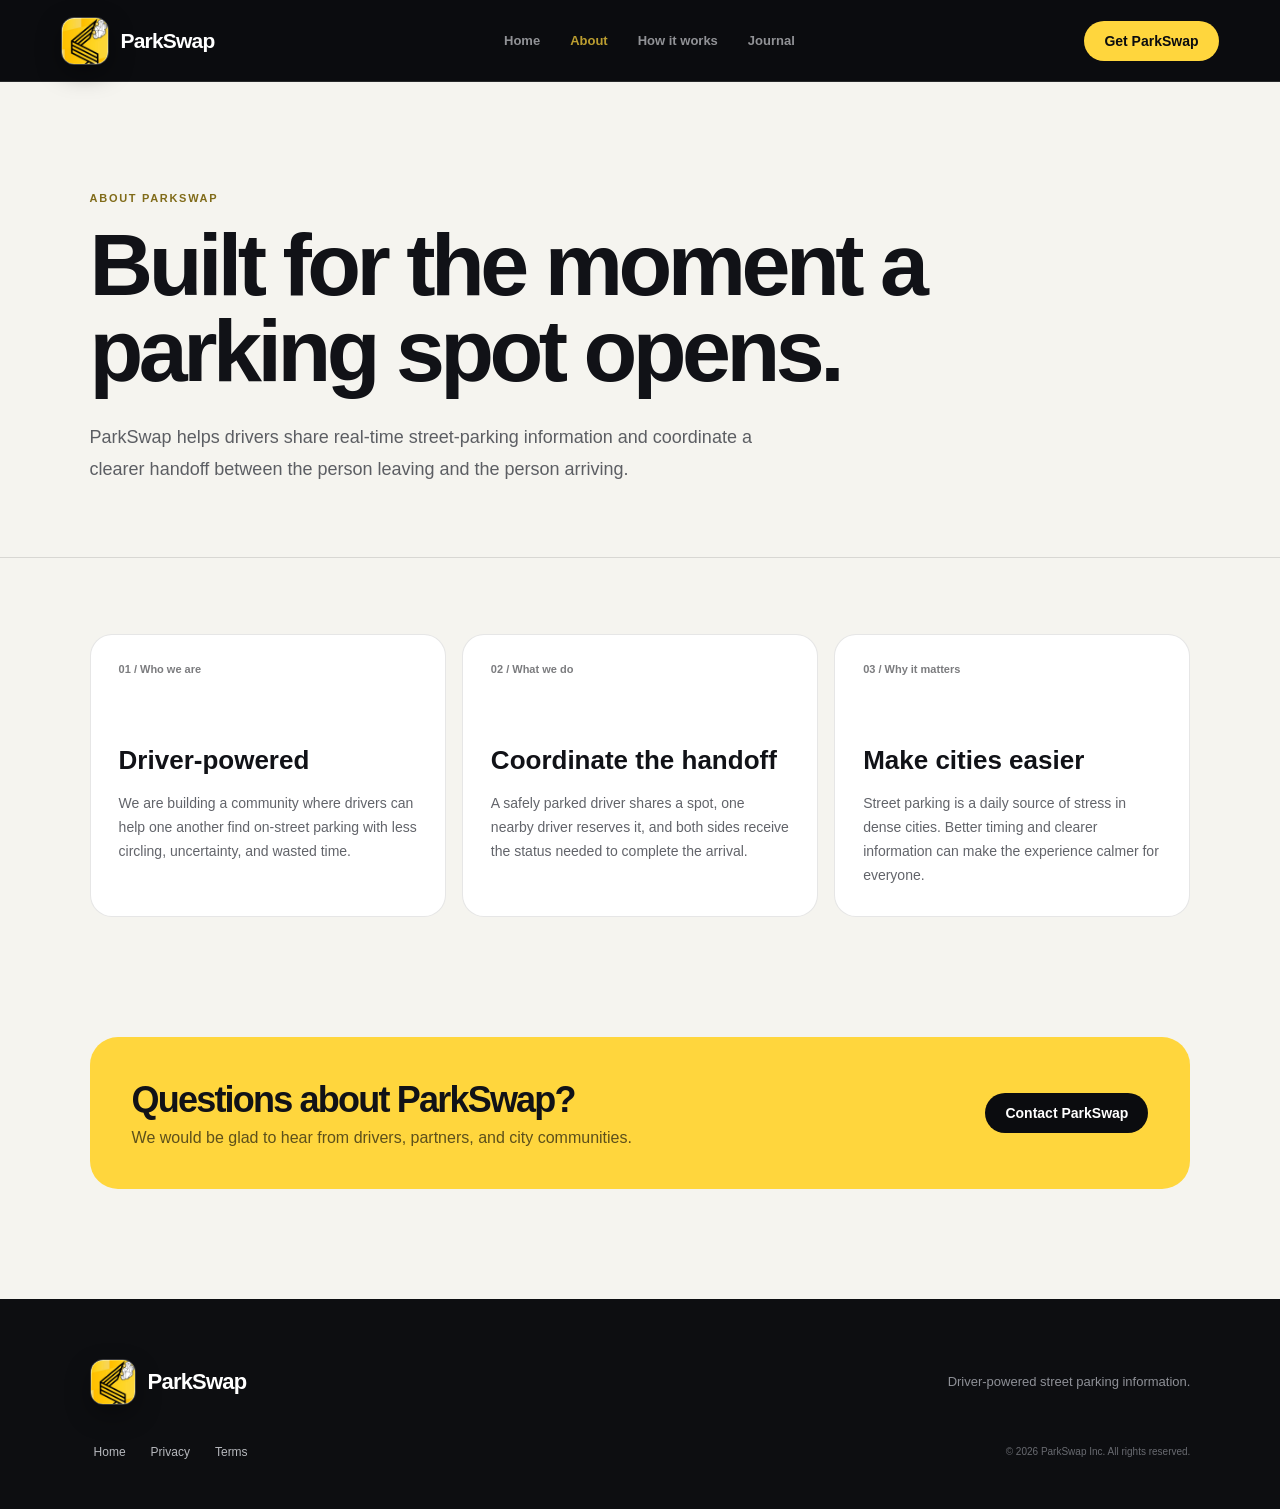
<file: aboutUs/index.html>
<!doctype html>
<html lang="en">
<head>
  <meta charset="utf-8">
  <meta name="viewport" content="width=device-width, initial-scale=1">
  <meta name="description" content="Learn why ParkSwap is building a calmer, community-powered way to find and share street parking information.">
  <link rel="canonical" href="https://parkswap.com/aboutUs">
  <meta property="og:type" content="website">
  <meta property="og:title" content="About ParkSwap">
  <meta property="og:description" content="A driver-powered parking community built around clearer, faster street-spot handoffs.">
  <meta property="og:url" content="https://parkswap.com/aboutUs">
  <link rel="icon" type="image/png" href="../parkswap-app-icon.png">
  <link rel="apple-touch-icon" href="../parkswap-app-icon.png">
  <title>ParkSwap | About Us</title>
  <link rel="preconnect" href="https://fonts.googleapis.com">
  <link rel="preconnect" href="https://fonts.gstatic.com" crossorigin>
  <link href="https://fonts.googleapis.com/css2?family=Manrope:wght@400;500;600;700;800&display=swap" rel="stylesheet">
  <link rel="stylesheet" href="../styles.css">
  <link rel="stylesheet" href="../pages.css">
</head>
<body class="content-page">
  <header class="site-header">
    <a class="brand" href="../" aria-label="ParkSwap home"><img class="brand-app-icon" src="../parkswap-app-icon.png" alt=""><span>ParkSwap</span></a>
    <nav aria-label="Primary navigation"><a href="../" >Home</a><a href="./" aria-current="page">About</a><a href="../#how">How it works</a><a href="../blog-detail/?blog=1">Journal</a></nav>
    <a class="button button-small button-dark" href="https://apps.apple.com/us/app/parkswap-swap-your-spot/id1494510599">Get ParkSwap</a>
  </header>
  <main>
    <section class="page-hero"><div class="content-shell"><span class="kicker">About ParkSwap</span><h1>Built for the moment a parking spot opens.</h1><p>ParkSwap helps drivers share real-time street-parking information and coordinate a clearer handoff between the person leaving and the person arriving.</p></div></section>
    <section class="content-shell page-content" style="display:block">
      <div class="about-grid">
        <article class="about-card"><span class="step-number">01 / Who we are</span><h2>Driver-powered</h2><p>We are building a community where drivers can help one another find on-street parking with less circling, uncertainty, and wasted time.</p></article>
        <article class="about-card"><span class="step-number">02 / What we do</span><h2>Coordinate the handoff</h2><p>A safely parked driver shares a spot, one nearby driver reserves it, and both sides receive the status needed to complete the arrival.</p></article>
        <article class="about-card"><span class="step-number">03 / Why it matters</span><h2>Make cities easier</h2><p>Street parking is a daily source of stress in dense cities. Better timing and clearer information can make the experience calmer for everyone.</p></article>
      </div>
    </section>
    <section class="contact-band content-shell"><div><h2>Questions about ParkSwap?</h2><p>We would be glad to hear from drivers, partners, and city communities.</p></div><a class="button button-dark button-small" href="mailto:contact@parkswap.com">Contact ParkSwap</a></section>
  </main>
  <footer><a class="brand brand-footer" href="../" aria-label="ParkSwap home"><img class="brand-app-icon" src="../parkswap-app-icon.png" alt=""><span>ParkSwap</span></a><p>Driver-powered street parking information.</p><div><a href="../">Home</a><a href="../privacy/">Privacy</a><a href="../terms/">Terms</a></div><small>© 2026 ParkSwap Inc. All rights reserved.</small></footer>
</body>
</html>
</file>
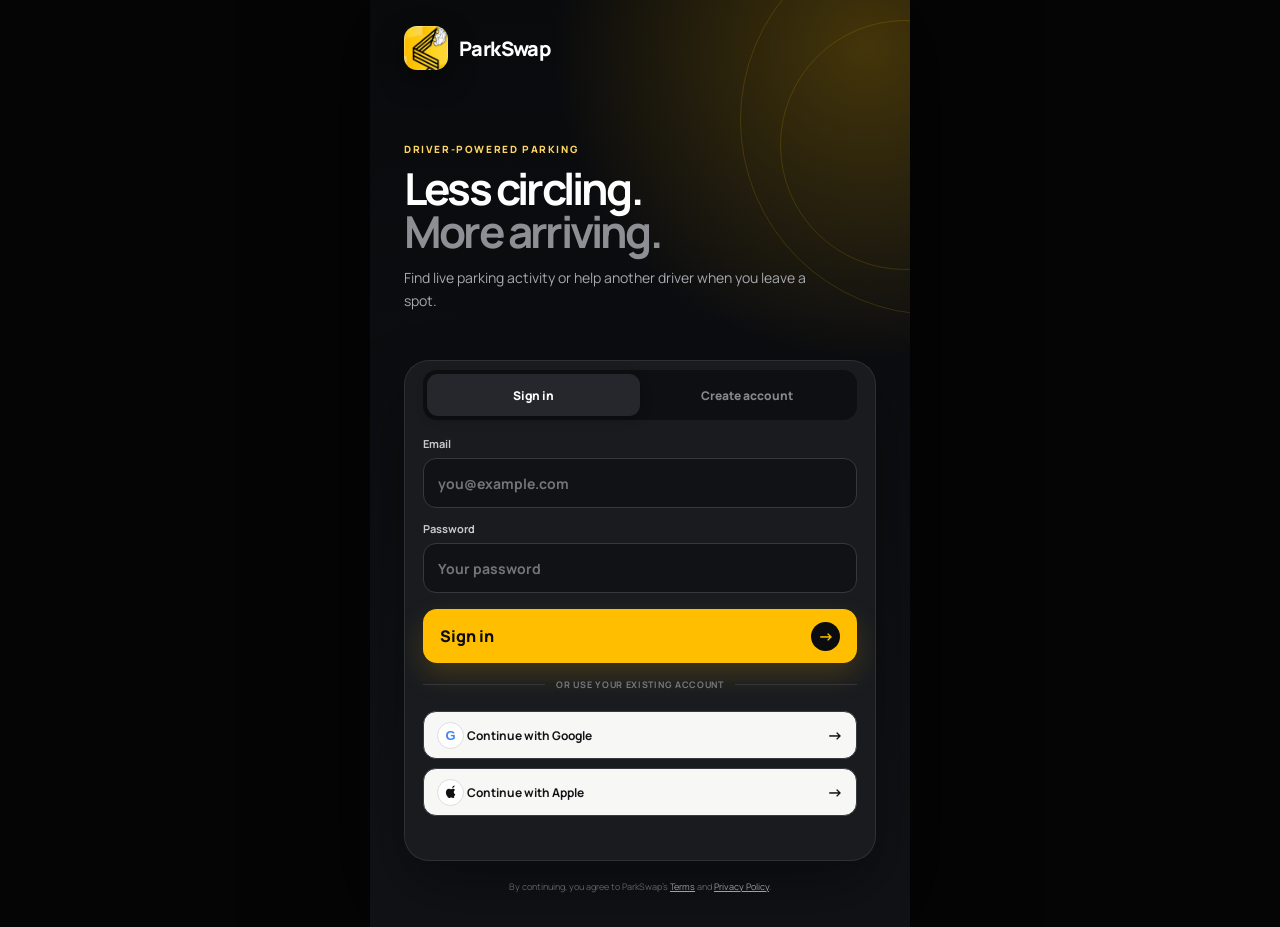
<file: app/index.html>
<!doctype html>
<html lang="en">
<head>
  <script>
    // Keep authentication and live parking requests on the application origin.
    // The marketing site remains on parkswap.com, while the signed-in product
    // and its API share app.parkswap.com to avoid cross-origin auth failures.
    if (window.location.hostname === "parkswap.com" || window.location.hostname === "www.parkswap.com") {
      window.location.replace(`https://app.parkswap.com/app/${window.location.search}${window.location.hash}`);
    }
  </script>
  <meta charset="utf-8">
  <meta name="viewport" content="width=device-width,initial-scale=1,viewport-fit=cover,user-scalable=no">
  <meta name="theme-color" content="#090a0c">
  <meta name="description" content="Find and share live street-parking activity with ParkSwap.">
  <meta name="apple-mobile-web-app-capable" content="yes">
  <meta name="apple-mobile-web-app-status-bar-style" content="black-translucent">
  <meta name="apple-mobile-web-app-title" content="ParkSwap">
  <link rel="manifest" href="manifest.webmanifest">
  <link rel="apple-touch-icon" href="../parkswap-app-icon.png">
  <link rel="icon" href="../parkswap-app-icon.png">
  <link rel="preconnect" href="https://fonts.googleapis.com">
  <link rel="preconnect" href="https://fonts.gstatic.com" crossorigin>
  <link href="https://fonts.googleapis.com/css2?family=Manrope:wght@400;500;600;700;800&display=swap" rel="stylesheet">
  <link rel="stylesheet" href="vendor/leaflet/leaflet.css?v=1.9.4">
  <link rel="stylesheet" href="app.css?v=20260728-auth-origin-1">
  <title>ParkSwap</title>
</head>
<body>
  <div id="app" class="app-shell">
    <section id="authView" class="auth-view">
      <div class="auth-orbit orbit-one"></div><div class="auth-orbit orbit-two"></div>
      <div class="auth-brand"><img src="../parkswap-app-icon.png" alt="ParkSwap"><span>ParkSwap</span></div>
      <div class="auth-copy">
        <p class="eyebrow">Driver-powered parking</p>
        <h1>Less circling.<br><em>More arriving.</em></h1>
        <p>Find live parking activity or help another driver when you leave a spot.</p>
      </div>
      <div class="auth-card">
        <div class="segmented" role="tablist" aria-label="Account action">
          <button class="segment active" data-auth-tab="login" role="tab" aria-selected="true">Sign in</button>
          <button class="segment" data-auth-tab="signup" role="tab" aria-selected="false">Create account</button>
        </div>
        <form id="loginForm" class="auth-form">
          <label>Email<input name="email" type="email" autocomplete="email" required placeholder="you@example.com"></label>
          <label>Password<input name="password" type="password" autocomplete="current-password" required placeholder="Your password"></label>
          <button class="primary-button" type="submit"><span>Sign in</span><b>→</b></button>
        </form>
        <form id="signupForm" class="auth-form hidden">
          <fieldset class="role-choice">
            <legend>How will you use ParkSwap?</legend>
            <div>
              <label><input type="radio" name="account_role" value="driver" checked><span><b>Join as a Driver</b><small>Find parking and share your spot.</small></span></label>
              <label><input type="radio" name="account_role" value="spotter"><span><b>Join as a Spotter</b><small>Report open spots. No vehicle required.</small></span></label>
            </div>
          </fieldset>
          <label>Email<input name="email" type="email" autocomplete="email" required placeholder="you@example.com"></label>
          <label>Password<input name="password" type="password" autocomplete="new-password" minlength="6" required placeholder="At least 6 characters"></label>
          <label>Confirm password<input name="confirm_password" type="password" autocomplete="new-password" minlength="6" required placeholder="Repeat password"></label>
          <button class="primary-button" type="submit"><span>Create free account</span><b>→</b></button>
          <small>Core parking features are free. No card required.</small>
        </form>
        <div id="socialAccess" class="social-access">
          <div class="auth-divider"><span>or use your existing account</span></div>
          <div id="googleIdentityButton" class="provider-button-slot hidden" aria-label="Continue with Google"></div>
          <button id="googleRecoveryButton" class="social-auth-button" type="button" data-social-recovery="Google">
            <span class="provider-mark google-mark" aria-hidden="true">G</span><strong>Continue with Google</strong><b>→</b>
          </button>
          <button id="appleIdentityButton" class="social-auth-button" type="button" data-social-provider="apple" data-social-recovery="Apple">
            <span class="provider-mark apple-provider-mark" aria-hidden="true"><svg viewBox="0 0 24 24" focusable="false"><path d="M17.05 20.28c-.98.95-2.05.8-3.08.35-1.09-.46-2.09-.48-3.24 0-1.44.62-2.2.44-3.06-.35C2.79 15.25 3.51 7.59 9.05 7.31c1.21.07 2.05.67 2.76.72 1.06-.21 2.08-.82 3.21-.74 1.35.11 2.36.64 3.03 1.61-2.78 1.67-2.12 5.33.43 6.36-.51 1.35-1.17 2.7-2.13 3.7zM13.95 6.17c-.15-2 1.49-3.65 3.36-3.81.26 2.32-2.1 4.05-3.36 3.81z"/></svg></span><strong>Continue with Apple</strong><b>→</b>
          </button>
        </div>
        <form id="socialRecoveryForm" class="auth-form social-recovery hidden">
          <div class="recovery-heading"><span id="recoveryProviderMark" class="provider-mark">G</span><div><strong id="recoveryTitle">Google account access</strong><small>Secure fallback for an existing ParkSwap account.</small></div></div>
          <label>Account email<input id="socialRecoveryEmail" name="email" type="email" autocomplete="email" required placeholder="you@example.com"></label>
          <button class="primary-button" type="submit"><span>Email my secure web password</span><b>→</b></button>
          <button id="cancelSocialRecovery" class="text-button" type="button">Back to sign in</button>
          <small>Your existing profile, parking history, and account stay together.</small>
        </form>
        <p id="authMessage" class="form-message" role="status"></p>
      </div>
      <p class="legal-copy">By continuing, you agree to ParkSwap's <a href="../terms/">Terms</a> and <a href="../privacy/">Privacy Policy</a>.</p>
    </section>

    <section id="mainView" class="main-view hidden">
      <header class="app-header">
        <a class="app-brand" href="./"><img src="../parkswap-app-icon.png" alt=""><span>ParkSwap</span></a>
        <div class="header-actions">
          <button id="installButton" class="icon-button install-button hidden" aria-label="Install ParkSwap">↓</button>
          <button id="alertsButton" class="icon-button alerts-button" aria-label="View parking alerts"><svg viewBox="0 0 24 24" aria-hidden="true"><path d="M18 8a6 6 0 0 0-12 0c0 7-3 7-3 9h18c0-2-3-2-3-9M10 20h4"/></svg><span id="alertBadge" class="alert-badge hidden">0</span></button>
        </div>
      </header>

      <main>
        <section id="mapPanel" class="panel active-panel">
          <div class="map-wrap">
            <div id="map" aria-label="Nearby parking activity map"></div>
            <div class="map-shade"></div>
            <form id="destinationForm" class="destination-search" role="search">
              <span class="destination-search-label">Where do you want to park?</span>
              <label class="sr-only" for="destinationInput">Search any U.S. address or parking destination</label>
              <input id="destinationInput" type="search" role="combobox" aria-autocomplete="list" aria-controls="destinationResults" aria-expanded="false" autocomplete="street-address" placeholder="Address, city, ZIP, or landmark" maxlength="160">
              <button id="destinationButton" type="submit" aria-label="Search destination">→</button>
              <div id="destinationResults" class="destination-results hidden" role="listbox" aria-label="Address matches"></div>
            </form>
            <div class="map-legend" aria-label="Map legend"><span><i class="legend-live"></i>Live opportunity</span><span><i class="legend-zone"></i>Community activity · hot zone</span></div>
            <button id="recenterButton" class="recenter-button" aria-label="Center map on my location">⌖</button>
            <div class="map-status"><i></i><span id="locationStatus">Finding your location…</span></div>
          </div>

          <div class="action-sheet">
            <div class="sheet-handle"></div>
            <div class="action-heading">
              <div><p class="eyebrow">What are you doing?</p><h2>Parking, made simpler.</h2></div>
              <span id="nearbyCount" class="count-pill">Search to view activity</span>
            </div>
            <div id="driverActions" class="mode-grid">
              <button id="lookButton" class="mode-card mode-look" type="button">
                <span class="mode-icon">⌖</span><span><strong>Find parking</strong><small>See drivers leaving nearby</small></span><b>→</b>
              </button>
              <button id="leaveButton" class="mode-card mode-leave" type="button">
                <span class="mode-icon">P</span><span><strong>Leave Spot Now</strong><small>Share your spot safely</small></span><b>→</b>
              </button>
              <button id="soonButton" class="mode-card mode-soon" type="button">
                <span class="mode-icon">◷</span><span><strong>Leaving Soon?</strong><small>Set a reminder, then confirm when ready</small></span><b>→</b>
              </button>
            </div>
            <div id="spotterActions" class="mode-grid hidden">
              <button id="spotterButton" class="mode-card mode-leave" type="button">
                <span class="mode-icon">P</span><span><strong>Spot Open Here</strong><small>Report a legal public parking space</small></span><b>→</b>
              </button>
            </div>
            <button id="stopButton" class="stop-button hidden">Stop sharing or searching</button>
            <div id="activeMode" class="active-mode hidden" role="status"></div>
            <p class="safety-note"><span>!</span> Use ParkSwap only while safely parked. Availability is never guaranteed.</p>
          </div>
        </section>

        <section id="activityPanel" class="panel">
          <div class="page-heading"><p class="eyebrow">Nearby now</p><h2>Parking activity</h2><p>Live driver-shared opportunities near your current location.</p></div>
          <div id="activityList" class="activity-list"><div class="empty-state"><span>⌖</span><h3>No nearby activity yet</h3><p>Start looking and ParkSwap will refresh automatically.</p></div></div>
        </section>

        <section id="accountPanel" class="panel">
          <div class="profile-hero"><img src="../parkswap-app-icon.png" alt=""><div><p class="eyebrow">Your ParkSwap</p><h2 id="profileName">Driver</h2><p id="profileEmail"></p></div></div>
          <div class="account-card">
            <div><span>Account type</span><strong id="accountRole">Driver</strong></div>
            <div><span>Notifications</span><button id="enableNotifications">Enable</button></div>
            <div><span>Install on this phone</span><button id="installFromProfile">Install</button></div>
          </div>
          <div id="vehicleCard" class="account-card vehicle-card">
            <div class="card-title"><span>Vehicle</span><button id="editVehicleButton">Edit</button></div>
            <p id="vehicleSummary">Add your vehicle so another driver can recognize you during a handoff.</p>
          </div>
          <div class="account-card payout-card">
            <div class="card-title"><span>Tips &amp; payouts</span><button id="setupPayoutButton">Set up</button></div>
            <p id="payoutSummary">Secure payout setup is optional and handled by Stripe. ParkSwap never stores your full bank details.</p>
          </div>
          <a class="account-link" href="../privacy/">Privacy &amp; safety <span>→</span></a>
          <a class="account-link" href="../terms/">Terms of use <span>→</span></a>
          <button id="signOutButton" class="signout-button">Sign out</button>
        </section>
      </main>

      <nav class="bottom-nav" aria-label="App navigation">
        <button class="nav-item active" data-panel="mapPanel"><span>⌖</span><small>Map</small></button>
        <button class="nav-item" data-panel="activityPanel"><span>≋</span><small>Activity</small></button>
        <button class="nav-item" data-panel="accountPanel"><span>○</span><small>Profile</small></button>
      </nav>
    </section>
  </div>

  <div id="vehicleModal" class="modal hidden" role="dialog" aria-modal="true" aria-labelledby="vehicleTitle">
    <div class="modal-backdrop" data-close-modal></div>
    <div class="modal-card">
      <button class="modal-close" data-close-modal aria-label="Close">×</button>
      <p class="eyebrow">Vehicle details</p><h2 id="vehicleTitle">Help drivers recognize you.</h2>
      <form id="vehicleForm" class="auth-form two-column">
        <label>Make<input name="make" required placeholder="Honda"></label>
        <label>Model<input name="model" required placeholder="Civic"></label>
        <label>Color<input name="color" required placeholder="Black"></label>
        <label>Plate number<input name="plate_number" required maxlength="20" placeholder="ABC1234"></label>
        <button class="primary-button full" type="submit"><span>Save vehicle</span><b>→</b></button>
      </form>
      <p id="vehicleMessage" class="form-message" role="status"></p>
    </div>
  </div>

  <div id="spotModal" class="modal hidden" role="dialog" aria-modal="true" aria-labelledby="spotTitle">
    <div class="modal-backdrop" data-close-modal></div>
    <div class="modal-card spot-card">
      <button class="modal-close" data-close-modal aria-label="Close">×</button>
      <span class="live-label"><i></i> Available now</span>
      <h2 id="spotTitle">Driver leaving nearby</h2>
      <p id="spotAddress">Current area</p>
      <div class="spot-meta"><span><b id="spotDistance">Nearby</b><small>Distance</small></span><span><b id="spotUpdated">Live</b><small>Updated</small></span></div>
      <button id="claimButton" class="primary-button"><span>I'm heading there</span><b>→</b></button>
      <a id="directionsButton" class="directions-button" target="_blank" rel="noopener">Preview directions</a>
      <p class="safety-note"><span>!</span> This is community information, not ownership or a guaranteed space.</p>
    </div>
  </div>

  <div id="scheduleModal" class="modal hidden" role="dialog" aria-modal="true" aria-labelledby="scheduleTitle">
    <div class="modal-backdrop" data-close-modal></div>
    <div class="modal-card schedule-card">
      <button class="modal-close" data-close-modal aria-label="Close">×</button>
      <p class="eyebrow">Departure reminder</p><h2 id="scheduleTitle">When are you leaving?</h2>
      <p class="modal-intro">Set a reminder now. Your spot becomes visible to other drivers only after you confirm with Leave Spot Now.</p>
      <form id="scheduleForm" class="auth-form">
        <div class="time-options" role="radiogroup" aria-label="Expected departure time">
          <label><input type="radio" name="minutes" value="5" checked><span>5 min</span></label>
          <label><input type="radio" name="minutes" value="15"><span>15 min</span></label>
          <label><input type="radio" name="minutes" value="30"><span>30 min</span></label>
          <label><input type="radio" name="minutes" value="60"><span>60 min</span></label>
        </div>
        <button class="primary-button" type="submit"><span>Set departure reminder</span><b>→</b></button>
      </form>
      <p id="scheduleMessage" class="form-message" role="status"></p>
    </div>
  </div>

  <div id="locationModal" class="modal hidden" role="dialog" aria-modal="true" aria-labelledby="locationTitle">
    <div class="modal-backdrop"></div>
    <div class="modal-card location-card">
      <button class="modal-close" data-close-location aria-label="Close">×</button>
      <p class="eyebrow">Your location</p><h2 id="locationTitle">Choose where you are.</h2>
      <p class="modal-intro">ParkSwap uses your location while the app is open to show nearby activity and publish only the parking actions you choose.</p>
      <div class="location-actions">
        <button id="retryLocationButton" class="primary-button" type="button"><span>Enable precise location</span><b>→</b></button>
        <button id="chooseLocationButton" class="directions-button" type="button">Choose a point on the map</button>
      </div>
      <p id="locationMessage" class="location-message" role="status" aria-live="polite"></p>
      <p class="safety-note"><span>!</span> If location permission is blocked, choose your position on the map before sharing a spot.</p>
    </div>
  </div>

  <div id="spotterModal" class="modal hidden" role="dialog" aria-modal="true" aria-labelledby="spotterTitle">
    <div class="modal-backdrop" data-close-modal></div>
    <div class="modal-card">
      <button class="modal-close" data-close-modal aria-label="Close">×</button>
      <p class="eyebrow">Community report</p><h2 id="spotterTitle">Report an open spot?</h2>
      <p class="modal-intro">Only report a legal public parking space. Do not report hydrants, driveways, crosswalks, bus stops, loading zones, private spaces, or restricted areas.</p>
      <button id="confirmSpotterButton" class="primary-button" type="button"><span>Confirm Spot Open Here</span><b>→</b></button>
      <p class="safety-note"><span>!</span> Reports are unverified and never reserve or guarantee a public space.</p>
    </div>
  </div>

  <div id="toast" class="toast hidden" role="status"></div>
  <script src="vendor/leaflet/leaflet.js?v=1.9.4"></script>
  <script src="app.js?v=20260728-auth-origin-1" defer></script>
</body>
</html>
</file>
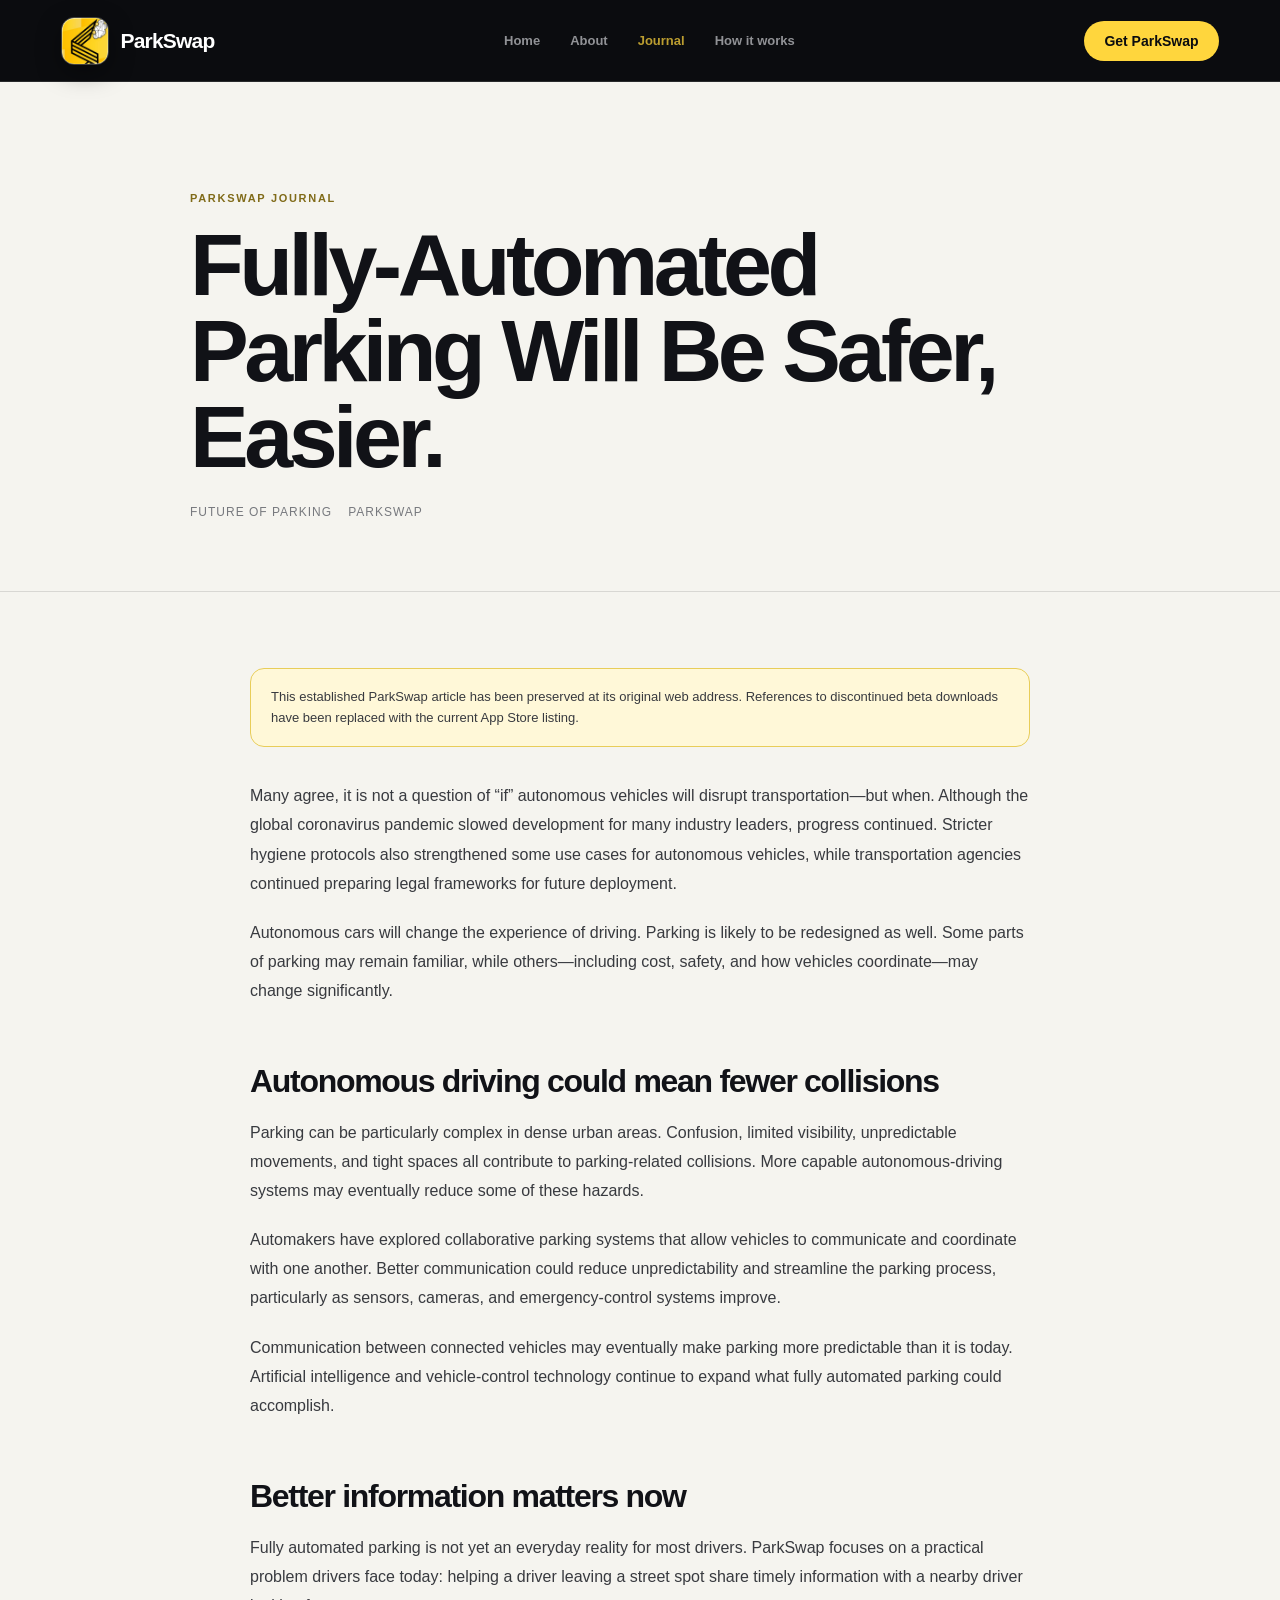
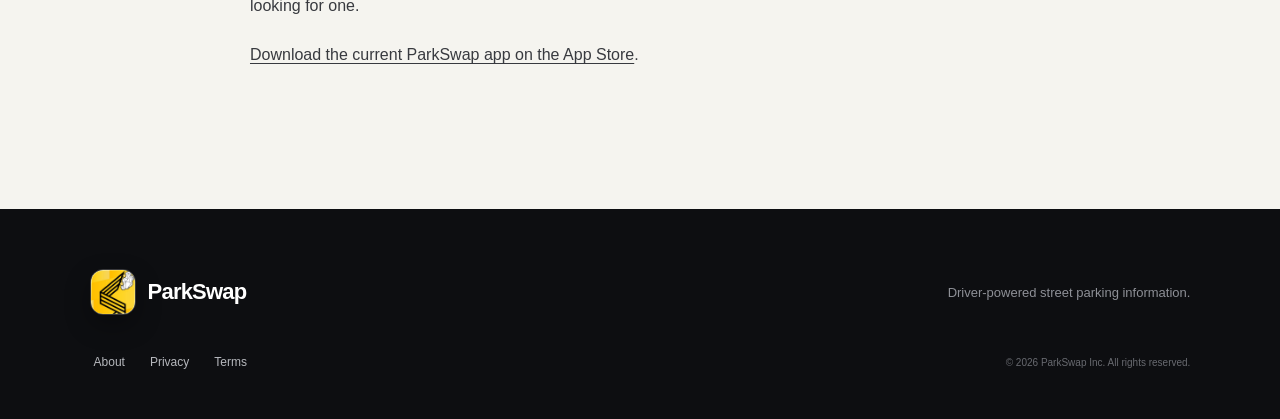
<file: blog-detail/index.html>
<!doctype html>
<html lang="en">
<head>
  <meta charset="utf-8"><meta name="viewport" content="width=device-width, initial-scale=1">
  <meta name="description" content="How autonomous vehicles may make future parking safer and easier—and why clearer parking coordination matters today.">
  <link rel="canonical" href="https://parkswap.com/blog-detail?blog=1"><meta property="og:type" content="article"><meta property="og:title" content="Fully-Automated Parking Will Be Safer, Easier"><meta property="og:description" content="A ParkSwap perspective on autonomous vehicles and the future of parking."><meta property="og:url" content="https://parkswap.com/blog-detail?blog=1">
  <link rel="icon" type="image/png" href="../parkswap-app-icon.png"><link rel="apple-touch-icon" href="../parkswap-app-icon.png"><title>ParkSwap | Fully-Automated Parking Will Be Safer, Easier</title>
  <link rel="preconnect" href="https://fonts.googleapis.com"><link rel="preconnect" href="https://fonts.gstatic.com" crossorigin><link href="https://fonts.googleapis.com/css2?family=Manrope:wght@400;500;600;700;800&display=swap" rel="stylesheet"><link rel="stylesheet" href="../styles.css"><link rel="stylesheet" href="../pages.css">
  <script type="application/ld+json">{"@context":"https://schema.org","@type":"Article","headline":"Fully-Automated Parking Will Be Safer, Easier","publisher":{"@type":"Organization","name":"ParkSwap","url":"https://parkswap.com"},"mainEntityOfPage":"https://parkswap.com/blog-detail?blog=1"}</script>
</head>
<body class="content-page">
  <header class="site-header"><a class="brand" href="../" aria-label="ParkSwap home"><img class="brand-app-icon" src="../parkswap-app-icon.png" alt=""><span>ParkSwap</span></a><nav aria-label="Primary navigation"><a href="../">Home</a><a href="../aboutUs/">About</a><a href="./?blog=1" aria-current="page">Journal</a><a href="../#how">How it works</a></nav><a class="button button-small button-dark" href="https://apps.apple.com/us/app/parkswap-swap-your-spot/id1494510599">Get ParkSwap</a></header>
  <main>
    <section class="page-hero"><div class="content-shell article-hero"><span class="kicker">ParkSwap journal</span><h1>Fully-Automated Parking Will Be Safer, Easier.</h1><div class="article-meta"><span>Future of parking</span><span>ParkSwap</span></div></div></section>
    <section class="content-shell page-content" style="display:block"><article class="prose article-prose">
      <div class="legacy-notice">This established ParkSwap article has been preserved at its original web address. References to discontinued beta downloads have been replaced with the current App Store listing.</div>
      <p>Many agree, it is not a question of “if” autonomous vehicles will disrupt transportation—but when. Although the global coronavirus pandemic slowed development for many industry leaders, progress continued. Stricter hygiene protocols also strengthened some use cases for autonomous vehicles, while transportation agencies continued preparing legal frameworks for future deployment.</p>
      <p>Autonomous cars will change the experience of driving. Parking is likely to be redesigned as well. Some parts of parking may remain familiar, while others—including cost, safety, and how vehicles coordinate—may change significantly.</p>
      <h2>Autonomous driving could mean fewer collisions</h2>
      <p>Parking can be particularly complex in dense urban areas. Confusion, limited visibility, unpredictable movements, and tight spaces all contribute to parking-related collisions. More capable autonomous-driving systems may eventually reduce some of these hazards.</p>
      <p>Automakers have explored collaborative parking systems that allow vehicles to communicate and coordinate with one another. Better communication could reduce unpredictability and streamline the parking process, particularly as sensors, cameras, and emergency-control systems improve.</p>
      <p>Communication between connected vehicles may eventually make parking more predictable than it is today. Artificial intelligence and vehicle-control technology continue to expand what fully automated parking could accomplish.</p>
      <h2>Better information matters now</h2>
      <p>Fully automated parking is not yet an everyday reality for most drivers. ParkSwap focuses on a practical problem drivers face today: helping a driver leaving a street spot share timely information with a nearby driver looking for one.</p>
      <p><a href="https://apps.apple.com/us/app/parkswap-swap-your-spot/id1494510599">Download the current ParkSwap app on the App Store</a>.</p>
    </article></section>
  </main>
  <footer><a class="brand brand-footer" href="../" aria-label="ParkSwap home"><img class="brand-app-icon" src="../parkswap-app-icon.png" alt=""><span>ParkSwap</span></a><p>Driver-powered street parking information.</p><div><a href="../aboutUs/">About</a><a href="../privacy/">Privacy</a><a href="../terms/">Terms</a></div><small>© 2026 ParkSwap Inc. All rights reserved.</small></footer>
</body>
</html>
</file>
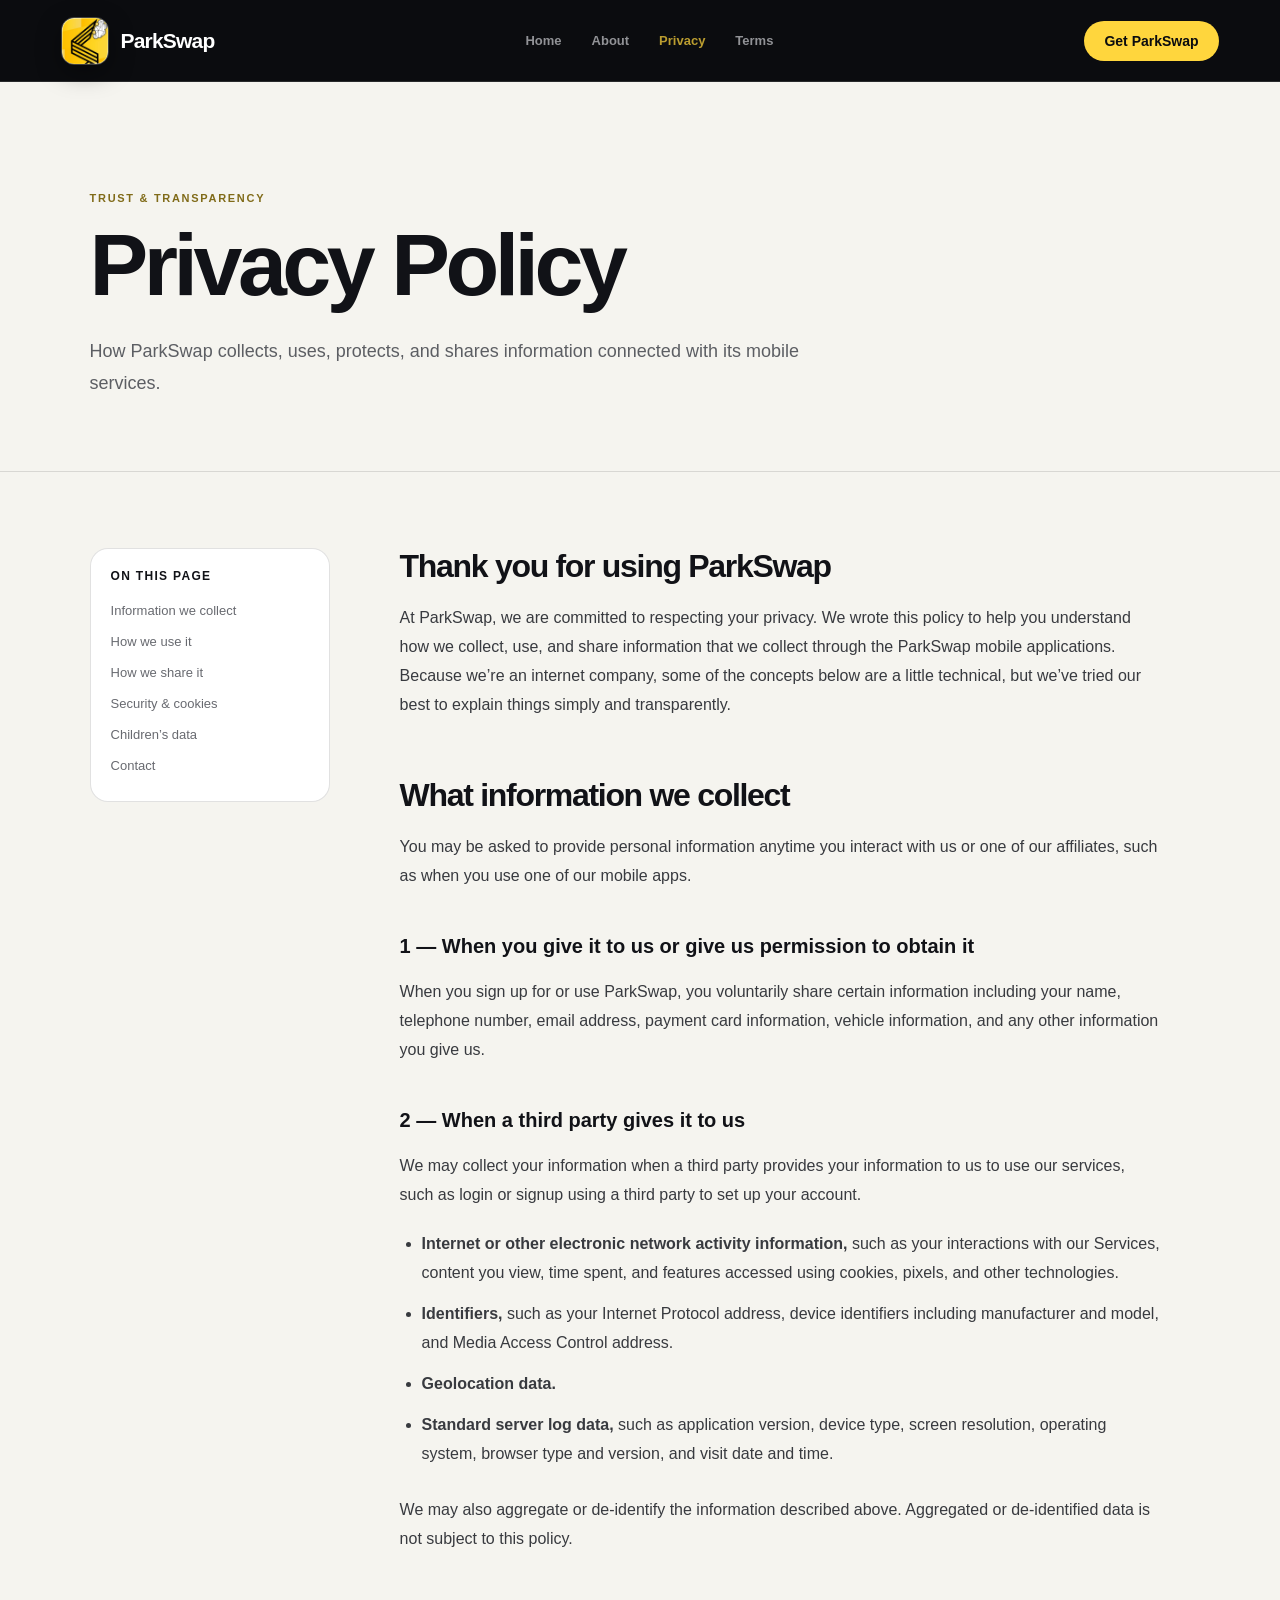
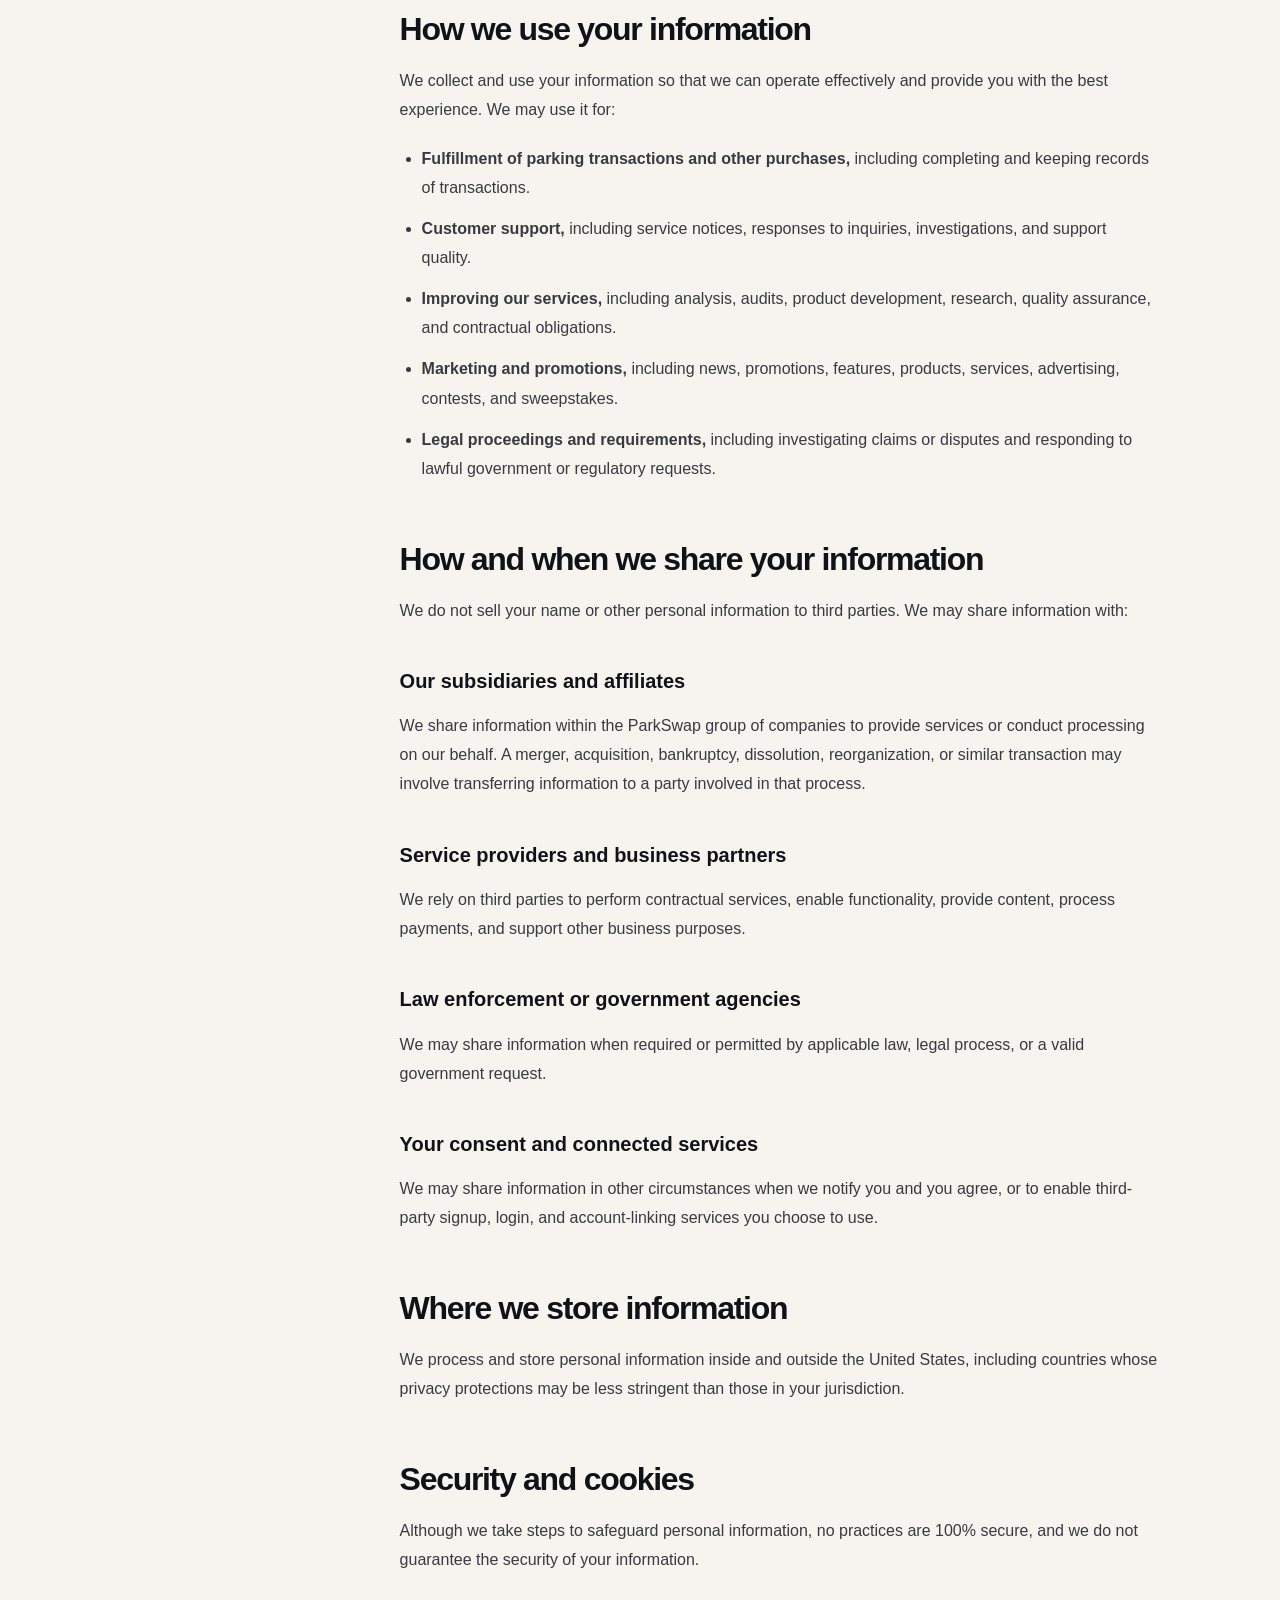
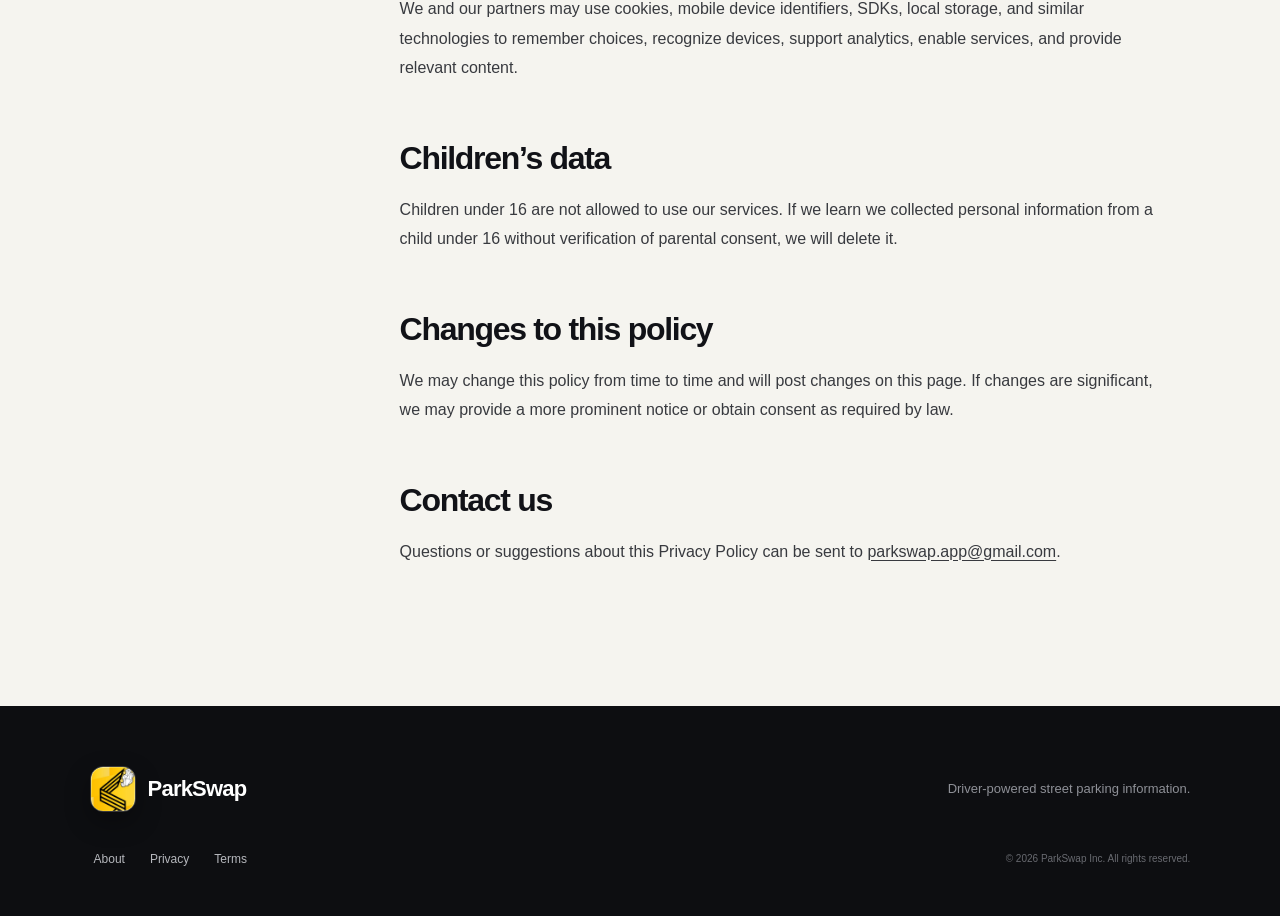
<file: privacy/index.html>
<!doctype html>
<html lang="en">
<head>
  <meta charset="utf-8">
  <meta name="viewport" content="width=device-width, initial-scale=1">
  <meta name="description" content="ParkSwap privacy policy and information about how the ParkSwap mobile application handles personal information.">
  <link rel="canonical" href="https://parkswap.com/privacy">
  <meta property="og:type" content="website"><meta property="og:title" content="ParkSwap Privacy Policy"><meta property="og:url" content="https://parkswap.com/privacy">
  <link rel="icon" type="image/png" href="../parkswap-app-icon.png"><link rel="apple-touch-icon" href="../parkswap-app-icon.png">
  <title>ParkSwap | Privacy Policy</title>
  <link rel="preconnect" href="https://fonts.googleapis.com"><link rel="preconnect" href="https://fonts.gstatic.com" crossorigin><link href="https://fonts.googleapis.com/css2?family=Manrope:wght@400;500;600;700;800&display=swap" rel="stylesheet">
  <link rel="stylesheet" href="../styles.css"><link rel="stylesheet" href="../pages.css">
</head>
<body class="content-page">
  <header class="site-header"><a class="brand" href="../" aria-label="ParkSwap home"><img class="brand-app-icon" src="../parkswap-app-icon.png" alt=""><span>ParkSwap</span></a><nav aria-label="Primary navigation"><a href="../">Home</a><a href="../aboutUs/">About</a><a href="./" aria-current="page">Privacy</a><a href="../terms/">Terms</a></nav><a class="button button-small button-dark" href="https://apps.apple.com/us/app/parkswap-swap-your-spot/id1494510599">Get ParkSwap</a></header>
  <main>
    <section class="page-hero"><div class="content-shell"><span class="kicker">Trust & transparency</span><h1>Privacy Policy</h1><p>How ParkSwap collects, uses, protects, and shares information connected with its mobile services.</p></div></section>
    <section class="content-shell page-content">
      <aside class="page-aside"><strong>On this page</strong><a href="#collect">Information we collect</a><a href="#use">How we use it</a><a href="#share">How we share it</a><a href="#security">Security & cookies</a><a href="#children">Children’s data</a><a href="#contact">Contact</a></aside>
      <article class="prose">
        <h2>Thank you for using ParkSwap</h2>
        <p>At ParkSwap, we are committed to respecting your privacy. We wrote this policy to help you understand how we collect, use, and share information that we collect through the ParkSwap mobile applications. Because we’re an internet company, some of the concepts below are a little technical, but we’ve tried our best to explain things simply and transparently.</p>
        <h2 id="collect">What information we collect</h2>
        <p>You may be asked to provide personal information anytime you interact with us or one of our affiliates, such as when you use one of our mobile apps.</p>
        <h3>1 — When you give it to us or give us permission to obtain it</h3>
        <p>When you sign up for or use ParkSwap, you voluntarily share certain information including your name, telephone number, email address, payment card information, vehicle information, and any other information you give us.</p>
        <h3>2 — When a third party gives it to us</h3>
        <p>We may collect your information when a third party provides your information to us to use our services, such as login or signup using a third party to set up your account.</p>
        <ul><li><strong>Internet or other electronic network activity information,</strong> such as your interactions with our Services, content you view, time spent, and features accessed using cookies, pixels, and other technologies.</li><li><strong>Identifiers,</strong> such as your Internet Protocol address, device identifiers including manufacturer and model, and Media Access Control address.</li><li><strong>Geolocation data.</strong></li><li><strong>Standard server log data,</strong> such as application version, device type, screen resolution, operating system, browser type and version, and visit date and time.</li></ul>
        <p>We may also aggregate or de-identify the information described above. Aggregated or de-identified data is not subject to this policy.</p>
        <h2 id="use">How we use your information</h2>
        <p>We collect and use your information so that we can operate effectively and provide you with the best experience. We may use it for:</p>
        <ul><li><strong>Fulfillment of parking transactions and other purchases,</strong> including completing and keeping records of transactions.</li><li><strong>Customer support,</strong> including service notices, responses to inquiries, investigations, and support quality.</li><li><strong>Improving our services,</strong> including analysis, audits, product development, research, quality assurance, and contractual obligations.</li><li><strong>Marketing and promotions,</strong> including news, promotions, features, products, services, advertising, contests, and sweepstakes.</li><li><strong>Legal proceedings and requirements,</strong> including investigating claims or disputes and responding to lawful government or regulatory requests.</li></ul>
        <h2 id="share">How and when we share your information</h2>
        <p>We do not sell your name or other personal information to third parties. We may share information with:</p>
        <h3>Our subsidiaries and affiliates</h3><p>We share information within the ParkSwap group of companies to provide services or conduct processing on our behalf. A merger, acquisition, bankruptcy, dissolution, reorganization, or similar transaction may involve transferring information to a party involved in that process.</p>
        <h3>Service providers and business partners</h3><p>We rely on third parties to perform contractual services, enable functionality, provide content, process payments, and support other business purposes.</p>
        <h3>Law enforcement or government agencies</h3><p>We may share information when required or permitted by applicable law, legal process, or a valid government request.</p>
        <h3>Your consent and connected services</h3><p>We may share information in other circumstances when we notify you and you agree, or to enable third-party signup, login, and account-linking services you choose to use.</p>
        <h2>Where we store information</h2><p>We process and store personal information inside and outside the United States, including countries whose privacy protections may be less stringent than those in your jurisdiction.</p>
        <h2 id="security">Security and cookies</h2><p>Although we take steps to safeguard personal information, no practices are 100% secure, and we do not guarantee the security of your information.</p><p>We and our partners may use cookies, mobile device identifiers, SDKs, local storage, and similar technologies to remember choices, recognize devices, support analytics, enable services, and provide relevant content.</p>
        <h2 id="children">Children’s data</h2><p>Children under 16 are not allowed to use our services. If we learn we collected personal information from a child under 16 without verification of parental consent, we will delete it.</p>
        <h2>Changes to this policy</h2><p>We may change this policy from time to time and will post changes on this page. If changes are significant, we may provide a more prominent notice or obtain consent as required by law.</p>
        <h2 id="contact">Contact us</h2><p>Questions or suggestions about this Privacy Policy can be sent to <a href="mailto:parkswap.app@gmail.com">parkswap.app@gmail.com</a>.</p>
      </article>
    </section>
  </main>
  <footer><a class="brand brand-footer" href="../" aria-label="ParkSwap home"><img class="brand-app-icon" src="../parkswap-app-icon.png" alt=""><span>ParkSwap</span></a><p>Driver-powered street parking information.</p><div><a href="../aboutUs/">About</a><a href="./">Privacy</a><a href="../terms/">Terms</a></div><small>© 2026 ParkSwap Inc. All rights reserved.</small></footer>
</body>
</html>
</file>
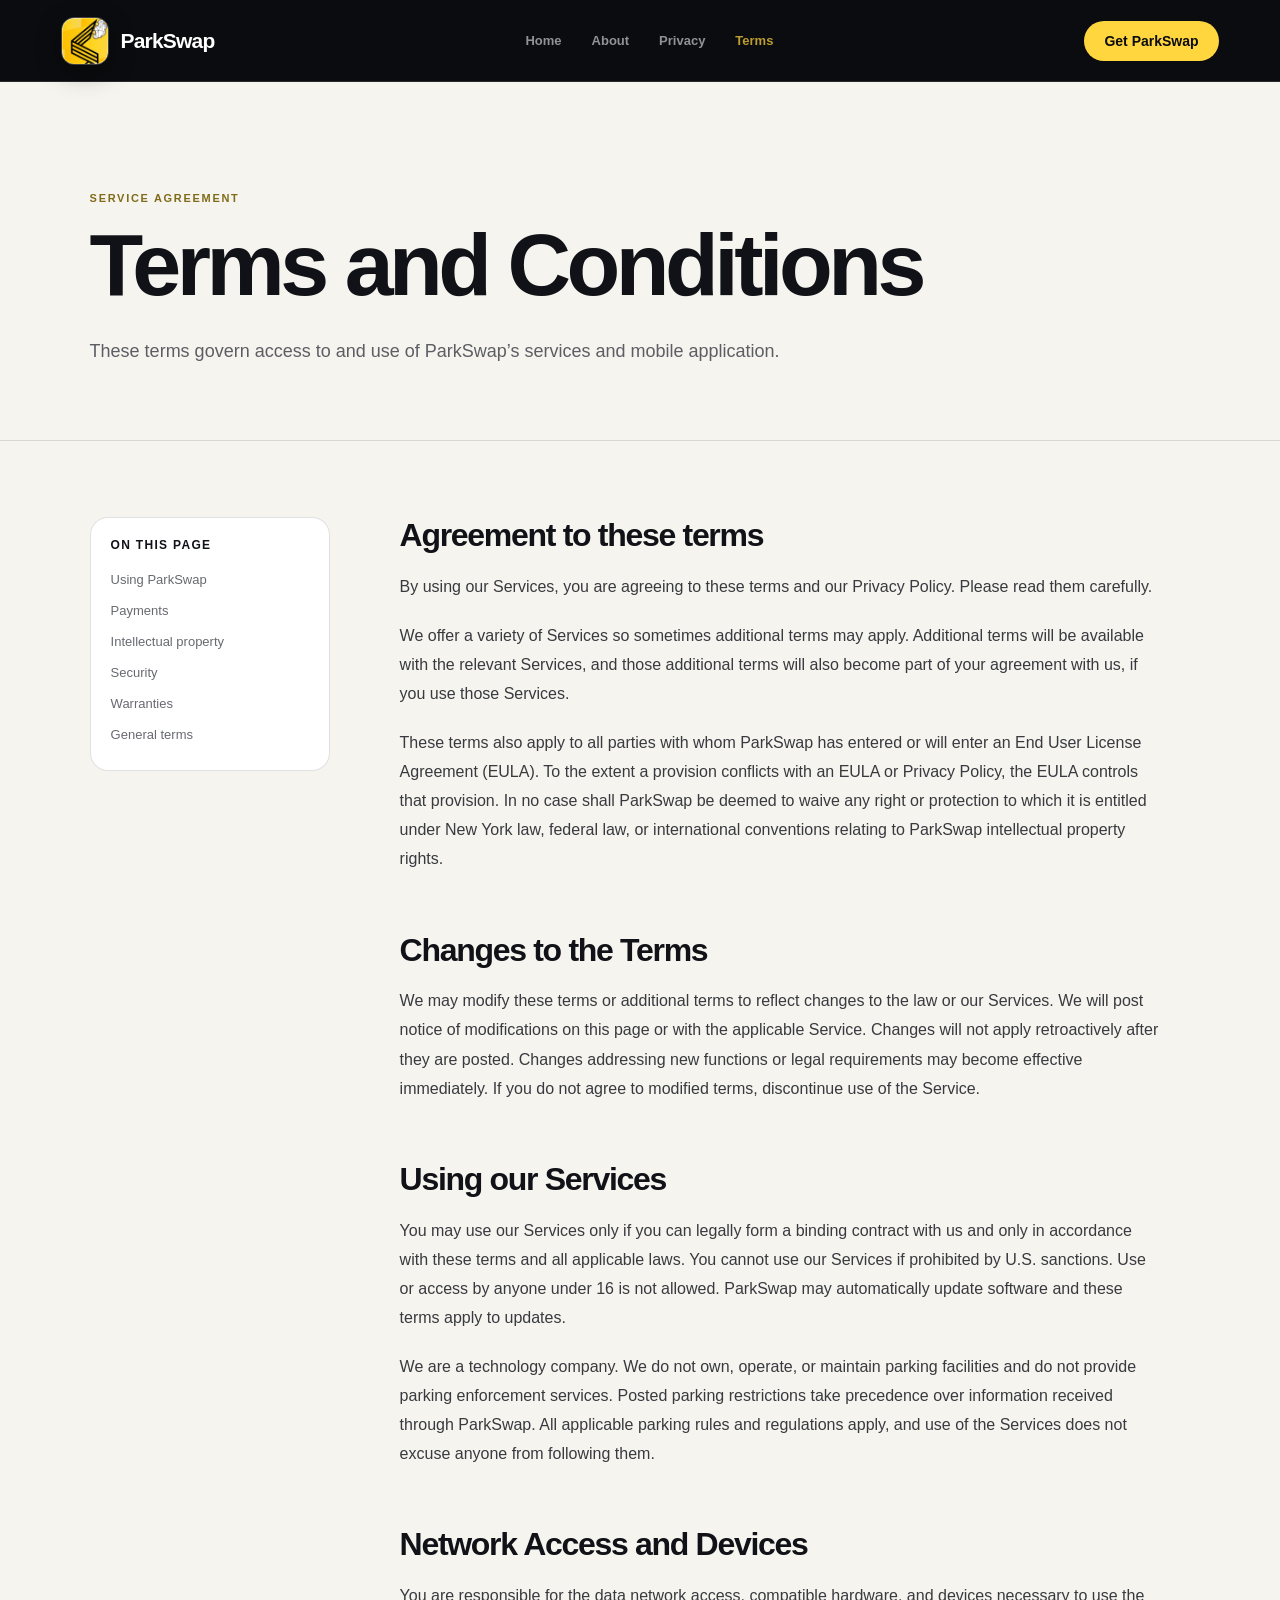
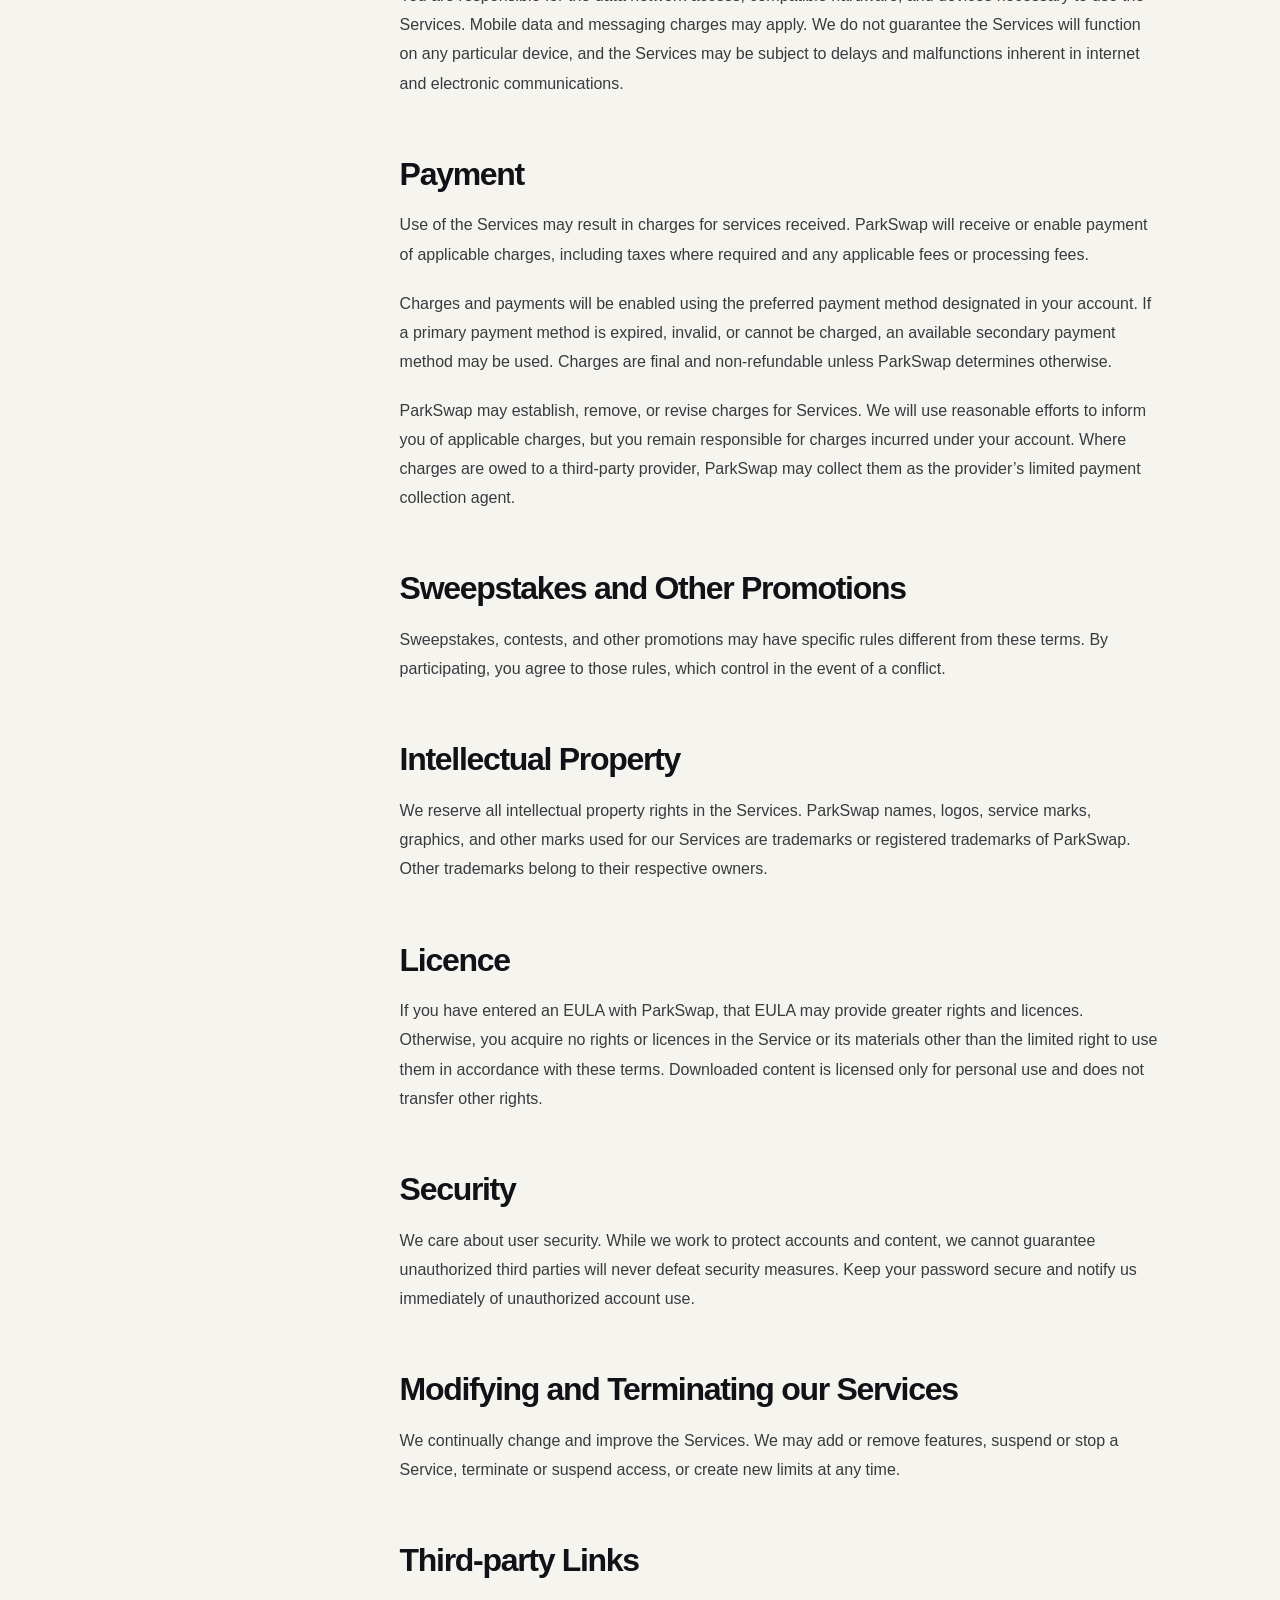
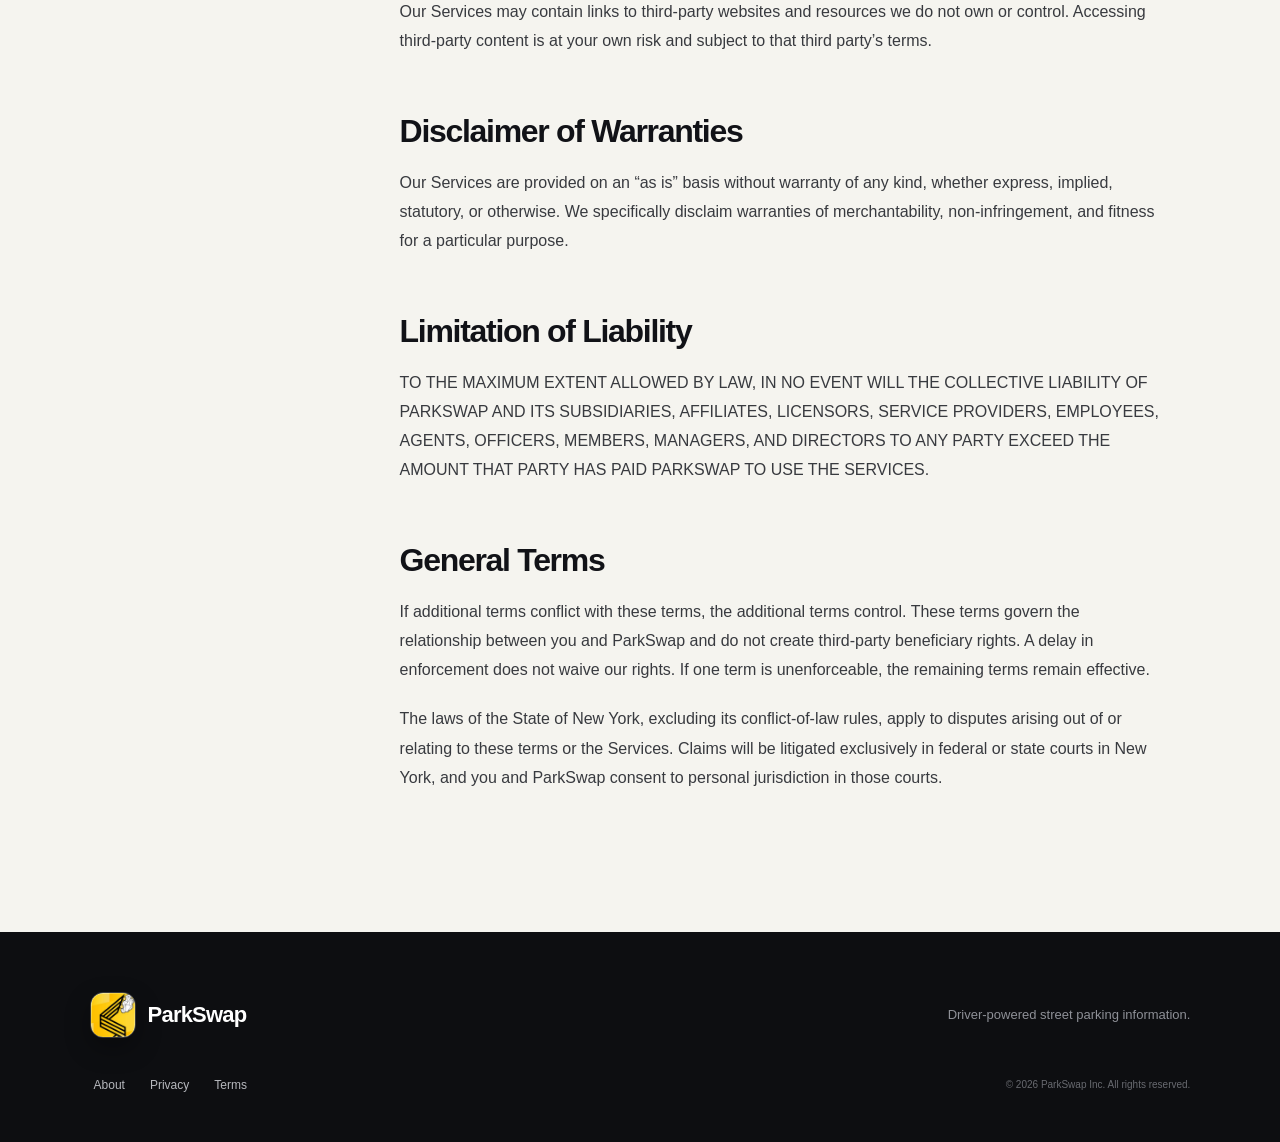
<file: terms/index.html>
<!doctype html>
<html lang="en">
<head>
  <meta charset="utf-8"><meta name="viewport" content="width=device-width, initial-scale=1">
  <meta name="description" content="Terms and conditions governing use of ParkSwap services and the ParkSwap mobile application.">
  <link rel="canonical" href="https://parkswap.com/terms"><meta property="og:type" content="website"><meta property="og:title" content="ParkSwap Terms and Conditions"><meta property="og:url" content="https://parkswap.com/terms">
  <link rel="icon" type="image/png" href="../parkswap-app-icon.png"><link rel="apple-touch-icon" href="../parkswap-app-icon.png"><title>ParkSwap | Terms &amp; Conditions</title>
  <link rel="preconnect" href="https://fonts.googleapis.com"><link rel="preconnect" href="https://fonts.gstatic.com" crossorigin><link href="https://fonts.googleapis.com/css2?family=Manrope:wght@400;500;600;700;800&display=swap" rel="stylesheet"><link rel="stylesheet" href="../styles.css"><link rel="stylesheet" href="../pages.css">
</head>
<body class="content-page">
  <header class="site-header"><a class="brand" href="../" aria-label="ParkSwap home"><img class="brand-app-icon" src="../parkswap-app-icon.png" alt=""><span>ParkSwap</span></a><nav aria-label="Primary navigation"><a href="../">Home</a><a href="../aboutUs/">About</a><a href="../privacy/">Privacy</a><a href="./" aria-current="page">Terms</a></nav><a class="button button-small button-dark" href="https://apps.apple.com/us/app/parkswap-swap-your-spot/id1494510599">Get ParkSwap</a></header>
  <main>
    <section class="page-hero"><div class="content-shell"><span class="kicker">Service agreement</span><h1>Terms and Conditions</h1><p>These terms govern access to and use of ParkSwap’s services and mobile application.</p></div></section>
    <section class="content-shell page-content">
      <aside class="page-aside"><strong>On this page</strong><a href="#using">Using ParkSwap</a><a href="#payments">Payments</a><a href="#ip">Intellectual property</a><a href="#security">Security</a><a href="#warranties">Warranties</a><a href="#general">General terms</a></aside>
      <article class="prose">
        <h2>Agreement to these terms</h2><p>By using our Services, you are agreeing to these terms and our Privacy Policy. Please read them carefully.</p><p>We offer a variety of Services so sometimes additional terms may apply. Additional terms will be available with the relevant Services, and those additional terms will also become part of your agreement with us, if you use those Services.</p><p>These terms also apply to all parties with whom ParkSwap has entered or will enter an End User License Agreement (EULA). To the extent a provision conflicts with an EULA or Privacy Policy, the EULA controls that provision. In no case shall ParkSwap be deemed to waive any right or protection to which it is entitled under New York law, federal law, or international conventions relating to ParkSwap intellectual property rights.</p>
        <h2>Changes to the Terms</h2><p>We may modify these terms or additional terms to reflect changes to the law or our Services. We will post notice of modifications on this page or with the applicable Service. Changes will not apply retroactively after they are posted. Changes addressing new functions or legal requirements may become effective immediately. If you do not agree to modified terms, discontinue use of the Service.</p>
        <h2 id="using">Using our Services</h2><p>You may use our Services only if you can legally form a binding contract with us and only in accordance with these terms and all applicable laws. You cannot use our Services if prohibited by U.S. sanctions. Use or access by anyone under 16 is not allowed. ParkSwap may automatically update software and these terms apply to updates.</p><p>We are a technology company. We do not own, operate, or maintain parking facilities and do not provide parking enforcement services. Posted parking restrictions take precedence over information received through ParkSwap. All applicable parking rules and regulations apply, and use of the Services does not excuse anyone from following them.</p>
        <h2>Network Access and Devices</h2><p>You are responsible for the data network access, compatible hardware, and devices necessary to use the Services. Mobile data and messaging charges may apply. We do not guarantee the Services will function on any particular device, and the Services may be subject to delays and malfunctions inherent in internet and electronic communications.</p>
        <h2 id="payments">Payment</h2><p>Use of the Services may result in charges for services received. ParkSwap will receive or enable payment of applicable charges, including taxes where required and any applicable fees or processing fees.</p><p>Charges and payments will be enabled using the preferred payment method designated in your account. If a primary payment method is expired, invalid, or cannot be charged, an available secondary payment method may be used. Charges are final and non-refundable unless ParkSwap determines otherwise.</p><p>ParkSwap may establish, remove, or revise charges for Services. We will use reasonable efforts to inform you of applicable charges, but you remain responsible for charges incurred under your account. Where charges are owed to a third-party provider, ParkSwap may collect them as the provider’s limited payment collection agent.</p>
        <h2>Sweepstakes and Other Promotions</h2><p>Sweepstakes, contests, and other promotions may have specific rules different from these terms. By participating, you agree to those rules, which control in the event of a conflict.</p>
        <h2 id="ip">Intellectual Property</h2><p>We reserve all intellectual property rights in the Services. ParkSwap names, logos, service marks, graphics, and other marks used for our Services are trademarks or registered trademarks of ParkSwap. Other trademarks belong to their respective owners.</p>
        <h2>Licence</h2><p>If you have entered an EULA with ParkSwap, that EULA may provide greater rights and licences. Otherwise, you acquire no rights or licences in the Service or its materials other than the limited right to use them in accordance with these terms. Downloaded content is licensed only for personal use and does not transfer other rights.</p>
        <h2 id="security">Security</h2><p>We care about user security. While we work to protect accounts and content, we cannot guarantee unauthorized third parties will never defeat security measures. Keep your password secure and notify us immediately of unauthorized account use.</p>
        <h2>Modifying and Terminating our Services</h2><p>We continually change and improve the Services. We may add or remove features, suspend or stop a Service, terminate or suspend access, or create new limits at any time.</p>
        <h2>Third-party Links</h2><p>Our Services may contain links to third-party websites and resources we do not own or control. Accessing third-party content is at your own risk and subject to that third party’s terms.</p>
        <h2 id="warranties">Disclaimer of Warranties</h2><p>Our Services are provided on an “as is” basis without warranty of any kind, whether express, implied, statutory, or otherwise. We specifically disclaim warranties of merchantability, non-infringement, and fitness for a particular purpose.</p>
        <h2>Limitation of Liability</h2><p>TO THE MAXIMUM EXTENT ALLOWED BY LAW, IN NO EVENT WILL THE COLLECTIVE LIABILITY OF PARKSWAP AND ITS SUBSIDIARIES, AFFILIATES, LICENSORS, SERVICE PROVIDERS, EMPLOYEES, AGENTS, OFFICERS, MEMBERS, MANAGERS, AND DIRECTORS TO ANY PARTY EXCEED THE AMOUNT THAT PARTY HAS PAID PARKSWAP TO USE THE SERVICES.</p>
        <h2 id="general">General Terms</h2><p>If additional terms conflict with these terms, the additional terms control. These terms govern the relationship between you and ParkSwap and do not create third-party beneficiary rights. A delay in enforcement does not waive our rights. If one term is unenforceable, the remaining terms remain effective.</p><p>The laws of the State of New York, excluding its conflict-of-law rules, apply to disputes arising out of or relating to these terms or the Services. Claims will be litigated exclusively in federal or state courts in New York, and you and ParkSwap consent to personal jurisdiction in those courts.</p>
      </article>
    </section>
  </main>
  <footer><a class="brand brand-footer" href="../" aria-label="ParkSwap home"><img class="brand-app-icon" src="../parkswap-app-icon.png" alt=""><span>ParkSwap</span></a><p>Driver-powered street parking information.</p><div><a href="../aboutUs/">About</a><a href="../privacy/">Privacy</a><a href="./">Terms</a></div><small>© 2026 ParkSwap Inc. All rights reserved.</small></footer>
</body>
</html>
</file>
<file: styles.css>
:root{--ink:#0b0c0f;--soft:#f4f3ee;--line:#d9d8d1;--yellow:#ffd63d;--yellow2:#fff0a8;--white:#fff;--muted:#686a70}
*{box-sizing:border-box}html{scroll-behavior:smooth}body{margin:0;background:#f8f8f5;color:var(--ink);font-family:Manrope,Arial,sans-serif;-webkit-font-smoothing:antialiased}a{color:inherit;text-decoration:none}.site-header{height:82px;display:flex;align-items:center;justify-content:space-between;padding:0 4.8vw;border-bottom:1px solid rgba(11,12,15,.1);position:absolute;z-index:10;width:100%}.brand{display:flex;align-items:center;gap:11px;font-size:20px;font-weight:800;letter-spacing:-.7px}.brand-mark{width:31px;height:31px;border:2px solid var(--ink);border-radius:50% 50% 50% 8px;transform:rotate(-45deg);display:grid;place-items:center}.brand-mark span{width:8px;height:8px;background:var(--yellow);border:2px solid var(--ink);border-radius:50%}.site-header nav{display:flex;gap:30px;font-size:13px;font-weight:700}.site-header nav a{opacity:.72}.site-header nav a:hover{opacity:1}.button{display:inline-flex;align-items:center;justify-content:center;gap:18px;border-radius:999px;font-weight:800;font-size:14px;transition:.2s ease}.button:hover{transform:translateY(-2px)}.button-small{padding:12px 20px}.button-dark{background:var(--ink);color:white}.button-primary{padding:17px 25px;background:var(--yellow);border:1px solid #d5b21c}.button-quiet{padding:16px 23px;border:1px solid rgba(11,12,15,.18)}.section-shell{padding-left:7vw;padding-right:7vw}.hero{min-height:760px;padding-top:145px;padding-bottom:76px;display:grid;grid-template-columns:1.03fr .97fr;gap:5vw;align-items:center;background:radial-gradient(circle at 81% 28%,rgba(255,214,61,.33),transparent 29%),linear-gradient(180deg,#f7f6f1,#efeee7)}.eyebrow,.kicker{text-transform:uppercase;letter-spacing:1.7px;font-size:11px;font-weight:800}.eyebrow{display:flex;align-items:center;gap:10px;margin-bottom:28px}.eyebrow span{width:28px;height:2px;background:var(--ink)}h1{font-size:clamp(54px,6.15vw,92px);line-height:.98;letter-spacing:-5px;margin:0;max-width:760px}h1 em{font-style:normal;color:#7d7e82}.hero-lead{font-size:18px;line-height:1.72;max-width:620px;color:#4f5156;margin:30px 0 31px}.hero-actions{display:flex;gap:12px;flex-wrap:wrap}.trust-row{margin-top:56px;padding-top:25px;border-top:1px solid rgba(11,12,15,.13);display:flex;gap:27px;font-size:11px;font-weight:700;text-transform:uppercase;letter-spacing:.55px}.trust-row b{color:#a07f00;margin-right:6px}.hero-visual{height:560px;position:relative;border-radius:40px;background:#111217;overflow:hidden;box-shadow:0 35px 80px rgba(11,12,15,.18)}.map-grid{position:absolute;inset:0;background-image:linear-gradient(rgba(255,255,255,.055) 1px,transparent 1px),linear-gradient(90deg,rgba(255,255,255,.055) 1px,transparent 1px);background-size:48px 48px;transform:rotate(10deg) scale(1.25)}.phone{position:absolute;overflow:hidden;background:#111;border:8px solid #25262c;border-radius:37px;box-shadow:0 20px 55px rgba(0,0,0,.45)}.phone img{width:100%;height:100%;display:block;object-fit:cover;object-position:top}.phone-main{height:490px;width:226px;right:85px;top:36px;z-index:3}.phone-back{height:430px;width:200px;right:-30px;top:98px;opacity:.55;transform:rotate(7deg)}.signal{position:absolute;z-index:5;background:rgba(255,255,255,.96);border:1px solid #ddd;border-radius:16px;padding:13px 14px;display:grid;grid-template-columns:10px 1fr auto;gap:9px;align-items:center;box-shadow:0 15px 30px rgba(0,0,0,.22);font-size:11px;font-weight:800}.signal i{height:10px;width:10px;border-radius:50%;background:#2aca80;box-shadow:0 0 0 5px rgba(42,202,128,.14)}.signal strong{font-size:10px;color:#7a7b7e}.signal-one{left:30px;top:120px}.signal-two{left:55px;bottom:82px}.value-strip{height:75px;background:var(--yellow);display:flex;align-items:center;justify-content:center;gap:42px;font-size:12px;font-weight:800;letter-spacing:1.3px}.value-strip i{width:6px;height:6px;border-radius:50%;background:var(--ink)}.section-pad{padding-top:125px;padding-bottom:125px}.section-heading{display:flex;justify-content:space-between;gap:50px;align-items:flex-end;margin-bottom:55px}.kicker{display:block;color:#806b19;margin-bottom:17px}.section-heading h2,.split-copy h2,.safety-copy h2,.download-section h2{font-size:clamp(40px,5vw,72px);line-height:1.04;letter-spacing:-3.5px;margin:0}.section-heading>p{max-width:440px;font-size:16px;line-height:1.7;color:var(--muted);margin:0 0 5px}.steps{display:grid;grid-template-columns:repeat(4,1fr);gap:14px}.step-card{min-height:360px;border:1px solid var(--line);border-radius:24px;padding:27px;display:flex;flex-direction:column;background:#fff}.step-yellow{background:var(--yellow);border-color:#d9b620}.step-dark{background:var(--ink);color:white;border-color:var(--ink)}.step-number{font-size:11px;font-weight:800;opacity:.55}.step-icon{margin:auto 0 30px;width:60px;height:60px;border:1px solid currentColor;border-radius:50%;display:grid;place-items:center;font-size:24px}.step-card h3{font-size:24px;letter-spacing:-1px;margin:0 0 12px}.step-card p{margin:0;line-height:1.62;font-size:14px;opacity:.68}.split-section{display:grid;grid-template-columns:1fr 1fr;min-height:760px;background:var(--ink);color:white}.split-copy{padding:110px 7vw}.split-copy>p{color:#a9abb2;line-height:1.7;max-width:560px}.feature-list{list-style:none;margin:47px 0 0;padding:0;border-top:1px solid #303138}.feature-list li{display:grid;grid-template-columns:45px 1fr;gap:15px;padding:20px 0;border-bottom:1px solid #303138}.feature-list li>span{font-size:10px;color:var(--yellow);font-weight:800}.feature-list b{display:block;font-size:15px}.feature-list small{display:block;color:#93959c;margin-top:5px;line-height:1.5}.feature-visual{position:relative;overflow:hidden;background:linear-gradient(135deg,var(--yellow2),var(--yellow))}.feature-visual:before{content:"";position:absolute;inset:0;background-image:radial-gradient(#111 1px,transparent 1px);background-size:24px 24px;opacity:.12}.feature-phone{width:260px;height:560px;left:50%;top:50%;transform:translate(-40%,-47%);border-color:#202126}.feature-stat{position:absolute;z-index:3;top:58px;left:55px;background:#fff;color:#111;padding:20px;border-radius:18px;box-shadow:0 12px 35px rgba(0,0,0,.15)}.feature-stat strong{display:block;font-size:28px;letter-spacing:-1px}.feature-stat span{font-size:11px;color:#74757a;line-height:1.45}.feature-note{position:absolute;z-index:4;bottom:62px;right:36px;background:#111;color:white;padding:16px 18px;border-radius:17px;display:flex;gap:13px;align-items:center}.feature-note i{width:12px;height:12px;background:#35d08a;border-radius:50%;box-shadow:0 0 0 6px rgba(53,208,138,.15)}.feature-note b,.feature-note small{display:block}.feature-note b{font-size:12px}.feature-note small{font-size:10px;color:#9b9ca2;margin-top:3px}.app-section{background:#f8f8f5}.app-gallery{display:grid;grid-template-columns:repeat(3,1fr);gap:18px}.app-gallery figure{margin:0;padding:36px 36px 24px;background:#ebeae4;border-radius:25px;overflow:hidden}.app-gallery img{display:block;width:72%;max-height:505px;object-fit:cover;object-position:top;margin:0 auto -80px;border:7px solid #191a1e;border-radius:31px;box-shadow:0 20px 45px rgba(0,0,0,.18)}.app-gallery figcaption{background:#ebeae4;position:relative;padding-top:22px;display:flex;justify-content:space-between;align-items:end}.app-gallery figcaption b{font-size:19px}.app-gallery figcaption span{font-size:11px;color:#696b70}.safety-section{padding:115px 7vw;background:#e9e9e5;display:grid;grid-template-columns:.9fr 1.1fr;gap:8vw}.safety-copy p{font-size:15px;line-height:1.75;color:#62646a;max-width:560px}.safety-grid{display:grid;gap:12px}.safety-grid>div{background:white;border-radius:17px;padding:20px 22px;display:grid;grid-template-columns:40px 1fr;align-items:center}.safety-grid span{font-size:10px;font-weight:800;color:#a4860c;grid-row:1/3}.safety-grid b{font-size:14px}.safety-grid p{font-size:12px;color:#77797e;margin:4px 0 0}.download-section{margin-top:18px;margin-bottom:18px;min-height:440px;border-radius:34px;background:var(--yellow);display:flex;align-items:center;justify-content:space-between;gap:50px}.download-section>div:first-child{max-width:710px}.download-section p{color:#5d501b}.store-actions{display:grid;gap:10px;min-width:235px}.store-actions a{background:#111;color:#fff;border-radius:14px;padding:13px 17px;display:grid;grid-template-columns:32px 1fr;column-gap:10px}.store-actions a>span{grid-row:1/3;font-size:23px;align-self:center}.store-actions small{font-size:9px;color:#bbb}.store-actions b{font-size:17px;line-height:1.1}footer{background:#0d0e11;color:white;padding:60px 7vw 35px;display:grid;grid-template-columns:1fr 1fr;gap:25px;align-items:center}.brand-footer .brand-mark{border-color:white}.brand-footer .brand-mark span{border-color:white}footer p{color:#8e9097;text-align:right;font-size:13px}footer>div{display:flex;gap:25px;font-size:12px;color:#b6b8bd}footer small{text-align:right;color:#686a70;font-size:10px}
@media(max-width:1000px){.site-header nav{display:none}.hero{grid-template-columns:1fr;padding-top:130px}.hero-visual{height:530px}.split-section{grid-template-columns:1fr}.feature-visual{min-height:680px}.safety-section{grid-template-columns:1fr}.download-section{flex-direction:column;align-items:flex-start;justify-content:center}.store-actions{display:flex;width:100%}.store-actions a{flex:1}.trust-row{flex-wrap:wrap}.section-heading{align-items:flex-start;flex-direction:column}.section-heading>p{max-width:620px}.app-gallery figure{padding:25px 15px 20px}}
@media(max-width:700px){.site-header{padding:0 20px;height:70px}.site-header .button-small{display:none}.section-shell{padding-left:20px;padding-right:20px}.hero{padding-top:110px;padding-bottom:30px;gap:35px}.hero h1{font-size:50px;letter-spacing:-3px}.hero-lead{font-size:15px}.hero-actions .button{width:100%}.trust-row{margin-top:34px}.hero-visual{height:445px;border-radius:28px}.phone-main{height:395px;width:184px;right:24px;top:24px}.phone-back{display:none}.signal-one{left:14px;top:85px}.signal-two{left:20px;bottom:50px}.value-strip{height:auto;padding:18px 20px;justify-content:flex-start;overflow:hidden;gap:18px;white-space:nowrap}.value-strip span{font-size:9px}.section-pad{padding-top:80px;padding-bottom:80px}.section-heading h2,.split-copy h2,.safety-copy h2,.download-section h2{font-size:42px;letter-spacing:-2.5px}.steps{grid-template-columns:1fr}.step-card{min-height:300px}.split-copy{padding:80px 20px}.feature-visual{min-height:570px}.feature-phone{height:450px;width:210px}.feature-stat{top:25px;left:15px}.feature-note{bottom:28px;right:12px}.app-gallery{grid-template-columns:1fr}.app-gallery img{width:68%;max-height:490px}.safety-section{padding:80px 20px}.safety-grid>div{grid-template-columns:35px 1fr}.download-section{border-radius:25px;padding-top:65px;padding-bottom:65px}.store-actions{display:grid}.store-actions a{width:100%}footer{grid-template-columns:1fr;padding:55px 20px 30px}footer p,footer small{text-align:left}footer>div{flex-wrap:wrap}}
.site-header{background:#0b0c0f;color:#fff;border-bottom-color:rgba(255,255,255,.12)}.site-header .brand{color:#fff;font-size:21px;letter-spacing:-.8px}.site-header .brand-app-icon{height:48px;width:48px;display:block;object-fit:cover;border-radius:13px;border:1px solid rgba(255,255,255,.22);box-shadow:0 8px 24px rgba(0,0,0,.35)}.site-header nav a{color:#c5c6ca}.site-header nav a:hover{color:#fff}.site-header .button-dark{background:#ffd63d;color:#0b0c0f}.brand-footer{color:#fff;font-size:22px;font-weight:800;letter-spacing:-.8px;gap:12px}.brand-footer .brand-app-icon{height:46px;width:46px;display:block;object-fit:cover;border-radius:13px;border:1px solid rgba(255,255,255,.18);box-shadow:0 10px 26px rgba(0,0,0,.32)}body{font-family:Inter,-apple-system,BlinkMacSystemFont,"Segoe UI",sans-serif}
@media(max-width:700px){.site-header .brand-app-icon{height:42px;width:42px;border-radius:11px}.site-header .brand{font-size:19px}.brand-footer .brand-app-icon{height:42px;width:42px;border-radius:11px}.brand-footer{font-size:20px}}
.store-icon{grid-row:1/3;width:25px;height:31px;align-self:center;justify-self:center;display:block}
.store-actions .app-store-link{display:block;background:transparent;padding:0;border-radius:0;line-height:0}.store-actions .app-store-link:hover{transform:translateY(-2px)}.app-store-badge{display:block;width:190px;max-width:100%;height:auto}
.store-actions .web-app-link{display:grid;grid-template-columns:42px 1fr 28px;align-items:center;gap:12px;min-width:250px;padding:13px 15px;background:linear-gradient(135deg,#111217,#24262b);color:#fff;border:1px solid rgba(255,255,255,.16);border-radius:17px;box-shadow:0 16px 35px rgba(20,17,4,.2);transition:transform .2s ease,box-shadow .2s ease}.store-actions .web-app-link:hover{transform:translateY(-3px);box-shadow:0 20px 42px rgba(20,17,4,.27)}.web-app-mark{width:42px;height:42px;border-radius:13px;display:grid;place-items:center;background:var(--yellow);color:#111217;font-weight:900;font-size:19px;box-shadow:inset 0 0 0 1px rgba(0,0,0,.12)}.web-app-link>span:nth-child(2){display:grid;gap:3px}.web-app-link small{font-size:9px;color:#a8aab0;text-transform:uppercase;letter-spacing:.8px}.web-app-link strong{font-size:15px;letter-spacing:-.25px}.web-app-link>b{width:28px;height:28px;border-radius:50%;display:grid;place-items:center;background:#34363c;color:var(--yellow);font-size:13px}
footer>div{gap:17px}footer>div a{display:inline-flex;align-items:center;min-height:44px;padding:0 4px}
@media(max-width:700px){.site-header .brand-app-icon,.brand-footer .brand-app-icon{height:44px;width:44px}}

/* Product previews use the same visual language as the live ParkSwap web app. */
.product-screen{height:100%;width:100%;background:#0b0c0f;color:#f7f7f4;font-family:Manrope,Arial,sans-serif;overflow:hidden;position:relative;text-align:left}.screen-bar{height:8.5%;min-height:42px;display:flex;align-items:center;justify-content:space-between;padding:0 7%;background:#0c0d10;border-bottom:1px solid #282a30}.screen-bar>span{display:flex;align-items:center;gap:7px;font-size:10px;font-weight:800}.screen-bar img{width:25px;height:25px;border-radius:7px;object-fit:cover}.screen-bar>b{color:#ffd63d;font-size:8px}.screen-map-canvas{height:36%;position:relative;background:linear-gradient(35deg,transparent 48%,rgba(255,255,255,.09) 49%,rgba(255,255,255,.09) 50%,transparent 51%) 0 0/58px 58px,linear-gradient(125deg,transparent 48%,rgba(255,255,255,.055) 49%,rgba(255,255,255,.055) 50%,transparent 51%) 0 0/75px 75px,#262a2e}.screen-map-canvas>small{position:absolute;left:6%;top:7%;background:#111419;border:1px solid #34373d;border-radius:999px;padding:5px 7px;font-size:6px;font-weight:700}.screen-pin{position:absolute;width:25px;height:25px;border-radius:50% 50% 50% 8px;transform:rotate(-45deg);display:grid;place-items:center;background:#ffd63d;color:#111;font-style:normal;font-size:8px;font-weight:900;box-shadow:0 5px 12px rgba(0,0,0,.28)}.screen-pin::first-letter{transform:rotate(45deg)}.screen-pin.pin-a{left:27%;top:35%}.screen-pin.pin-b{right:20%;top:19%}.screen-pin.pin-c{right:35%;bottom:13%}.screen-pin.scheduled{background:#22262b;color:#ffd63d;border:2px solid #ffd63d}.screen-sheet{height:56%;background:#111317;border-radius:18px 18px 0 0;margin-top:-14px;position:relative;z-index:2;padding:8px 10px}.screen-sheet>em{display:block;width:28px;height:3px;border-radius:99px;background:#42454b;margin:0 auto 7px}.screen-title{display:flex;align-items:center;justify-content:space-between;gap:7px}.screen-title>span{font-size:6px;color:#9da0a6;text-transform:uppercase;letter-spacing:.7px;font-weight:800}.screen-title>b{font-size:5px;color:#ffd63d;background:#272513;border:1px solid #4f4722;border-radius:999px;padding:4px 6px}.screen-sheet h3{font-size:13px;letter-spacing:-.6px;margin:4px 0 7px}.screen-action{min-height:43px;border:1px solid #34363c;border-radius:9px;padding:6px;display:grid;grid-template-columns:25px 1fr 18px;gap:6px;align-items:center;margin-top:5px;background:#191b20}.screen-action>i{width:25px;height:25px;border-radius:8px;background:#292c31;display:grid;place-items:center;color:#ffd63d;font-style:normal;font-size:10px}.screen-action span{display:grid;gap:2px}.screen-action span>b{font-size:7px}.screen-action span>small{font-size:5px;color:#92959b}.screen-action>strong{width:18px;height:18px;border-radius:50%;background:#2b2d32;display:grid;place-items:center;color:#ffd63d;font-size:7px}.screen-action.gold{background:#ffd63d;color:#111;border-color:#d6b322}.screen-action.gold>i,.screen-action.gold>strong{background:#111;color:#ffd63d}.screen-action.gold span>small{color:#64530d}.screen-action.soon{border-color:#4d4422}.screen-page{padding:12% 7% 20%}.screen-page>small,.profile-preview span>small{font-size:6px;letter-spacing:.8px;color:#ffd63d;font-weight:800}.screen-page>h3{font-size:18px;letter-spacing:-.8px;margin:4px 0}.screen-page>p{font-size:7px;line-height:1.5;color:#96999f;margin:0 0 14px}.mini-activity{display:grid;grid-template-columns:30px 1fr auto;gap:7px;align-items:center;padding:9px 8px;margin-bottom:7px;border:1px solid #303238;background:#17191d;border-radius:10px}.mini-activity>i{width:29px;height:29px;border-radius:9px;background:#ffd63d;color:#111;display:grid;place-items:center;font-style:normal;font-size:10px;font-weight:900}.mini-activity span{display:grid;gap:2px}.mini-activity span>b{font-size:7px}.mini-activity span>small{font-size:5px;color:#93969c}.mini-activity>strong{font-size:6px;color:#ffd63d}.screen-nav{position:absolute;left:0;right:0;bottom:0;height:11%;background:#111317;border-top:1px solid #2b2d32;display:flex;justify-content:space-around;align-items:center}.screen-nav>b{font-size:10px;color:#767980;display:grid;gap:2px;text-align:center}.screen-nav>b.active{color:#ffd63d}.screen-nav small{font-size:5px;font-weight:700}.profile-preview{display:flex;align-items:center;gap:9px;margin-bottom:13px}.profile-preview>img{width:43px;height:43px;border-radius:12px}.profile-preview h3{font-size:14px;margin:2px 0}.profile-preview p{font-size:6px;color:#92959b;margin:0}.profile-card{border:1px solid #303238;background:#17191d;border-radius:11px;padding:10px;margin-top:8px;display:grid;gap:8px}.profile-card>span{display:grid;gap:3px;font-size:6px;color:#94979d}.profile-card b{font-size:7px;color:#f6f6f3}.profile-card>small{font-size:5px;color:#94979d}.gallery-phone{width:72%;height:505px;margin:0 auto -80px;border:7px solid #191a1e;border-radius:31px;box-shadow:0 20px 45px rgba(0,0,0,.18);overflow:hidden;background:#0b0c0f}.app-gallery figcaption{z-index:2}.app-gallery figure{min-width:0}
@media(max-width:700px){.gallery-phone{width:68%;height:490px}.screen-action{min-height:41px}.screen-sheet h3{font-size:12px}}

/* Product captures mirror the live NYC parking states. */
.screen-map-canvas.nyc-map{background:linear-gradient(26deg,transparent 47%,rgba(255,255,255,.11) 48%,rgba(255,255,255,.11) 50%,transparent 51%) 0 0/42px 66px,linear-gradient(116deg,transparent 47%,rgba(255,255,255,.07) 48%,rgba(255,255,255,.07) 50%,transparent 51%) 0 0/64px 48px,radial-gradient(circle at 72% 28%,rgba(255,191,0,.08),transparent 25%),#24272b}.screen-map-canvas.nyc-map:after{content:"NEW YORK";position:absolute;right:7%;bottom:8%;font-size:12px;font-weight:900;letter-spacing:.4px;color:rgba(255,255,255,.18)}.screen-user-dot{position:absolute;width:16px;height:16px;border:3px solid #fff;border-radius:50%;left:48%;top:57%;box-shadow:0 0 0 6px rgba(52,120,246,.22);background:#3478f6}.screen-user-dot.looking{background:#ff6b63;box-shadow:0 0 0 6px rgba(255,107,99,.22)}.screen-user-dot.scheduled{background:#17191c;border-color:#ffd63d;box-shadow:0 0 0 6px rgba(255,191,0,.2)}.mode-looking .screen-sheet,.mode-scheduled .screen-sheet{padding-top:7px}.mode-looking .screen-action,.mode-scheduled .screen-action{min-height:40px;margin-top:4px}.mode-looking .screen-sheet h3,.mode-scheduled .screen-sheet h3{margin-bottom:5px}
.app-gallery .screen-bar img{width:29px;height:29px;border-radius:8px;box-shadow:0 0 0 1px rgba(255,214,61,.5),0 5px 12px rgba(0,0,0,.45)}
</file>
<file: pages.css>
.content-page{background:#f5f4ef;color:#111217}.content-page .site-header{position:sticky;top:0;background:#0b0c0f}.content-page .site-header nav a{color:#c5c6ca}.content-page .site-header nav a[aria-current="page"]{color:#ffd63d}.content-shell{width:min(1120px,86vw);margin:0 auto}.page-hero{padding:110px 0 72px;border-bottom:1px solid rgba(11,12,15,.12)}.page-hero .kicker{margin-bottom:18px}.page-hero h1{font-size:clamp(52px,7vw,88px);letter-spacing:-4.5px;max-width:980px}.page-hero p{max-width:720px;font-size:18px;line-height:1.75;color:#5c5e63;margin:28px 0 0}.page-content{padding:76px 0 120px;display:grid;grid-template-columns:240px minmax(0,760px);gap:70px;align-items:start}.page-aside{position:sticky;top:118px;padding:20px;border:1px solid rgba(11,12,15,.12);border-radius:18px;background:#fff}.page-aside strong{display:block;font-size:12px;text-transform:uppercase;letter-spacing:1.3px;margin-bottom:12px}.page-aside a{display:block;padding:8px 0;color:#686a70;font-size:13px}.prose{font-size:16px;line-height:1.82;color:#383a3f}.prose h2{font-size:32px;line-height:1.15;letter-spacing:-1.3px;color:#111217;margin:58px 0 18px}.prose h2:first-child{margin-top:0}.prose h3{font-size:20px;color:#111217;margin:38px 0 12px}.prose p{margin:0 0 20px}.prose ul{padding-left:22px;margin:0 0 26px}.prose li{margin:0 0 12px}.prose a{text-decoration:underline;text-underline-offset:3px}.about-grid{display:grid;grid-template-columns:repeat(3,1fr);gap:16px}.about-card{background:#fff;border:1px solid rgba(11,12,15,.1);border-radius:22px;padding:28px}.about-card .step-number{display:block;margin-bottom:70px}.about-card h2{font-size:26px;margin:0 0 16px}.about-card p{font-size:14px;line-height:1.7;color:#62646a;margin:0}.contact-band{margin:0 auto 110px;padding:42px;border-radius:28px;background:#ffd63d;display:flex;align-items:center;justify-content:space-between;gap:30px}.contact-band h2{font-size:36px;letter-spacing:-1.8px;margin:0}.contact-band p{margin:8px 0 0;color:#5d501b}.article-meta{display:flex;gap:16px;margin-top:24px;font-size:12px;text-transform:uppercase;letter-spacing:1px;color:#77797e}.article-hero{max-width:900px}.article-prose{max-width:780px;margin:0 auto}.legacy-notice{padding:18px 20px;background:#fff8d8;border:1px solid #e8cd59;border-radius:14px;margin-bottom:34px;font-size:13px;line-height:1.6}.not-found{text-align:center;padding:140px 20px 170px}.not-found h1{margin:0 auto 24px}.not-found p{color:#686a70;margin-bottom:30px}@media(max-width:900px){.page-content{grid-template-columns:1fr;gap:30px}.page-aside{position:static}.about-grid{grid-template-columns:1fr}.about-card .step-number{margin-bottom:35px}.contact-band{align-items:flex-start;flex-direction:column}}@media(max-width:700px){.content-shell{width:auto;margin:0 20px}.page-hero{padding:75px 0 52px}.page-hero h1{font-size:50px;letter-spacing:-3px}.page-hero p{font-size:16px}.page-content{padding:52px 0 85px}.prose{font-size:15px}.prose h2{font-size:28px}.contact-band{margin-bottom:75px;padding:30px 24px}.contact-band h2{font-size:30px}}
</file>
<file: app/vendor/leaflet/leaflet.css>
/* required styles */

.leaflet-pane,
.leaflet-tile,
.leaflet-marker-icon,
.leaflet-marker-shadow,
.leaflet-tile-container,
.leaflet-pane > svg,
.leaflet-pane > canvas,
.leaflet-zoom-box,
.leaflet-image-layer,
.leaflet-layer {
	position: absolute;
	left: 0;
	top: 0;
	}
.leaflet-container {
	overflow: hidden;
	}
.leaflet-tile,
.leaflet-marker-icon,
.leaflet-marker-shadow {
	-webkit-user-select: none;
	   -moz-user-select: none;
	        user-select: none;
	  -webkit-user-drag: none;
	}
/* Prevents IE11 from highlighting tiles in blue */
.leaflet-tile::selection {
	background: transparent;
}
/* Safari renders non-retina tile on retina better with this, but Chrome is worse */
.leaflet-safari .leaflet-tile {
	image-rendering: -webkit-optimize-contrast;
	}
/* hack that prevents hw layers "stretching" when loading new tiles */
.leaflet-safari .leaflet-tile-container {
	width: 1600px;
	height: 1600px;
	-webkit-transform-origin: 0 0;
	}
.leaflet-marker-icon,
.leaflet-marker-shadow {
	display: block;
	}
/* .leaflet-container svg: reset svg max-width decleration shipped in Joomla! (joomla.org) 3.x */
/* .leaflet-container img: map is broken in FF if you have max-width: 100% on tiles */
.leaflet-container .leaflet-overlay-pane svg {
	max-width: none !important;
	max-height: none !important;
	}
.leaflet-container .leaflet-marker-pane img,
.leaflet-container .leaflet-shadow-pane img,
.leaflet-container .leaflet-tile-pane img,
.leaflet-container img.leaflet-image-layer,
.leaflet-container .leaflet-tile {
	max-width: none !important;
	max-height: none !important;
	width: auto;
	padding: 0;
	}

.leaflet-container img.leaflet-tile {
	/* See: https://bugs.chromium.org/p/chromium/issues/detail?id=600120 */
	mix-blend-mode: plus-lighter;
}

.leaflet-container.leaflet-touch-zoom {
	-ms-touch-action: pan-x pan-y;
	touch-action: pan-x pan-y;
	}
.leaflet-container.leaflet-touch-drag {
	-ms-touch-action: pinch-zoom;
	/* Fallback for FF which doesn't support pinch-zoom */
	touch-action: none;
	touch-action: pinch-zoom;
}
.leaflet-container.leaflet-touch-drag.leaflet-touch-zoom {
	-ms-touch-action: none;
	touch-action: none;
}
.leaflet-container {
	-webkit-tap-highlight-color: transparent;
}
.leaflet-container a {
	-webkit-tap-highlight-color: rgba(51, 181, 229, 0.4);
}
.leaflet-tile {
	filter: inherit;
	visibility: hidden;
	}
.leaflet-tile-loaded {
	visibility: inherit;
	}
.leaflet-zoom-box {
	width: 0;
	height: 0;
	-moz-box-sizing: border-box;
	     box-sizing: border-box;
	z-index: 800;
	}
/* workaround for https://bugzilla.mozilla.org/show_bug.cgi?id=888319 */
.leaflet-overlay-pane svg {
	-moz-user-select: none;
	}

.leaflet-pane         { z-index: 400; }

.leaflet-tile-pane    { z-index: 200; }
.leaflet-overlay-pane { z-index: 400; }
.leaflet-shadow-pane  { z-index: 500; }
.leaflet-marker-pane  { z-index: 600; }
.leaflet-tooltip-pane   { z-index: 650; }
.leaflet-popup-pane   { z-index: 700; }

.leaflet-map-pane canvas { z-index: 100; }
.leaflet-map-pane svg    { z-index: 200; }

.leaflet-vml-shape {
	width: 1px;
	height: 1px;
	}
.lvml {
	behavior: url(#default#VML);
	display: inline-block;
	position: absolute;
	}


/* control positioning */

.leaflet-control {
	position: relative;
	z-index: 800;
	pointer-events: visiblePainted; /* IE 9-10 doesn't have auto */
	pointer-events: auto;
	}
.leaflet-top,
.leaflet-bottom {
	position: absolute;
	z-index: 1000;
	pointer-events: none;
	}
.leaflet-top {
	top: 0;
	}
.leaflet-right {
	right: 0;
	}
.leaflet-bottom {
	bottom: 0;
	}
.leaflet-left {
	left: 0;
	}
.leaflet-control {
	float: left;
	clear: both;
	}
.leaflet-right .leaflet-control {
	float: right;
	}
.leaflet-top .leaflet-control {
	margin-top: 10px;
	}
.leaflet-bottom .leaflet-control {
	margin-bottom: 10px;
	}
.leaflet-left .leaflet-control {
	margin-left: 10px;
	}
.leaflet-right .leaflet-control {
	margin-right: 10px;
	}


/* zoom and fade animations */

.leaflet-fade-anim .leaflet-popup {
	opacity: 0;
	-webkit-transition: opacity 0.2s linear;
	   -moz-transition: opacity 0.2s linear;
	        transition: opacity 0.2s linear;
	}
.leaflet-fade-anim .leaflet-map-pane .leaflet-popup {
	opacity: 1;
	}
.leaflet-zoom-animated {
	-webkit-transform-origin: 0 0;
	    -ms-transform-origin: 0 0;
	        transform-origin: 0 0;
	}
svg.leaflet-zoom-animated {
	will-change: transform;
}

.leaflet-zoom-anim .leaflet-zoom-animated {
	-webkit-transition: -webkit-transform 0.25s cubic-bezier(0,0,0.25,1);
	   -moz-transition:    -moz-transform 0.25s cubic-bezier(0,0,0.25,1);
	        transition:         transform 0.25s cubic-bezier(0,0,0.25,1);
	}
.leaflet-zoom-anim .leaflet-tile,
.leaflet-pan-anim .leaflet-tile {
	-webkit-transition: none;
	   -moz-transition: none;
	        transition: none;
	}

.leaflet-zoom-anim .leaflet-zoom-hide {
	visibility: hidden;
	}


/* cursors */

.leaflet-interactive {
	cursor: pointer;
	}
.leaflet-grab {
	cursor: -webkit-grab;
	cursor:    -moz-grab;
	cursor:         grab;
	}
.leaflet-crosshair,
.leaflet-crosshair .leaflet-interactive {
	cursor: crosshair;
	}
.leaflet-popup-pane,
.leaflet-control {
	cursor: auto;
	}
.leaflet-dragging .leaflet-grab,
.leaflet-dragging .leaflet-grab .leaflet-interactive,
.leaflet-dragging .leaflet-marker-draggable {
	cursor: move;
	cursor: -webkit-grabbing;
	cursor:    -moz-grabbing;
	cursor:         grabbing;
	}

/* marker & overlays interactivity */
.leaflet-marker-icon,
.leaflet-marker-shadow,
.leaflet-image-layer,
.leaflet-pane > svg path,
.leaflet-tile-container {
	pointer-events: none;
	}

.leaflet-marker-icon.leaflet-interactive,
.leaflet-image-layer.leaflet-interactive,
.leaflet-pane > svg path.leaflet-interactive,
svg.leaflet-image-layer.leaflet-interactive path {
	pointer-events: visiblePainted; /* IE 9-10 doesn't have auto */
	pointer-events: auto;
	}

/* visual tweaks */

.leaflet-container {
	background: #ddd;
	outline-offset: 1px;
	}
.leaflet-container a {
	color: #0078A8;
	}
.leaflet-zoom-box {
	border: 2px dotted #38f;
	background: rgba(255,255,255,0.5);
	}


/* general typography */
.leaflet-container {
	font-family: "Helvetica Neue", Arial, Helvetica, sans-serif;
	font-size: 12px;
	font-size: 0.75rem;
	line-height: 1.5;
	}


/* general toolbar styles */

.leaflet-bar {
	box-shadow: 0 1px 5px rgba(0,0,0,0.65);
	border-radius: 4px;
	}
.leaflet-bar a {
	background-color: #fff;
	border-bottom: 1px solid #ccc;
	width: 26px;
	height: 26px;
	line-height: 26px;
	display: block;
	text-align: center;
	text-decoration: none;
	color: black;
	}
.leaflet-bar a,
.leaflet-control-layers-toggle {
	background-position: 50% 50%;
	background-repeat: no-repeat;
	display: block;
	}
.leaflet-bar a:hover,
.leaflet-bar a:focus {
	background-color: #f4f4f4;
	}
.leaflet-bar a:first-child {
	border-top-left-radius: 4px;
	border-top-right-radius: 4px;
	}
.leaflet-bar a:last-child {
	border-bottom-left-radius: 4px;
	border-bottom-right-radius: 4px;
	border-bottom: none;
	}
.leaflet-bar a.leaflet-disabled {
	cursor: default;
	background-color: #f4f4f4;
	color: #bbb;
	}

.leaflet-touch .leaflet-bar a {
	width: 30px;
	height: 30px;
	line-height: 30px;
	}
.leaflet-touch .leaflet-bar a:first-child {
	border-top-left-radius: 2px;
	border-top-right-radius: 2px;
	}
.leaflet-touch .leaflet-bar a:last-child {
	border-bottom-left-radius: 2px;
	border-bottom-right-radius: 2px;
	}

/* zoom control */

.leaflet-control-zoom-in,
.leaflet-control-zoom-out {
	font: bold 18px 'Lucida Console', Monaco, monospace;
	text-indent: 1px;
	}

.leaflet-touch .leaflet-control-zoom-in, .leaflet-touch .leaflet-control-zoom-out  {
	font-size: 22px;
	}


/* layers control */

.leaflet-control-layers {
	box-shadow: 0 1px 5px rgba(0,0,0,0.4);
	background: #fff;
	border-radius: 5px;
	}
.leaflet-control-layers-toggle {
	background-image: url(images/layers.png);
	width: 36px;
	height: 36px;
	}
.leaflet-retina .leaflet-control-layers-toggle {
	background-image: url(images/layers-2x.png);
	background-size: 26px 26px;
	}
.leaflet-touch .leaflet-control-layers-toggle {
	width: 44px;
	height: 44px;
	}
.leaflet-control-layers .leaflet-control-layers-list,
.leaflet-control-layers-expanded .leaflet-control-layers-toggle {
	display: none;
	}
.leaflet-control-layers-expanded .leaflet-control-layers-list {
	display: block;
	position: relative;
	}
.leaflet-control-layers-expanded {
	padding: 6px 10px 6px 6px;
	color: #333;
	background: #fff;
	}
.leaflet-control-layers-scrollbar {
	overflow-y: scroll;
	overflow-x: hidden;
	padding-right: 5px;
	}
.leaflet-control-layers-selector {
	margin-top: 2px;
	position: relative;
	top: 1px;
	}
.leaflet-control-layers label {
	display: block;
	font-size: 13px;
	font-size: 1.08333em;
	}
.leaflet-control-layers-separator {
	height: 0;
	border-top: 1px solid #ddd;
	margin: 5px -10px 5px -6px;
	}

/* Default icon URLs */
.leaflet-default-icon-path { /* used only in path-guessing heuristic, see L.Icon.Default */
	background-image: url(images/marker-icon.png);
	}


/* attribution and scale controls */

.leaflet-container .leaflet-control-attribution {
	background: #fff;
	background: rgba(255, 255, 255, 0.8);
	margin: 0;
	}
.leaflet-control-attribution,
.leaflet-control-scale-line {
	padding: 0 5px;
	color: #333;
	line-height: 1.4;
	}
.leaflet-control-attribution a {
	text-decoration: none;
	}
.leaflet-control-attribution a:hover,
.leaflet-control-attribution a:focus {
	text-decoration: underline;
	}
.leaflet-attribution-flag {
	display: inline !important;
	vertical-align: baseline !important;
	width: 1em;
	height: 0.6669em;
	}
.leaflet-left .leaflet-control-scale {
	margin-left: 5px;
	}
.leaflet-bottom .leaflet-control-scale {
	margin-bottom: 5px;
	}
.leaflet-control-scale-line {
	border: 2px solid #777;
	border-top: none;
	line-height: 1.1;
	padding: 2px 5px 1px;
	white-space: nowrap;
	-moz-box-sizing: border-box;
	     box-sizing: border-box;
	background: rgba(255, 255, 255, 0.8);
	text-shadow: 1px 1px #fff;
	}
.leaflet-control-scale-line:not(:first-child) {
	border-top: 2px solid #777;
	border-bottom: none;
	margin-top: -2px;
	}
.leaflet-control-scale-line:not(:first-child):not(:last-child) {
	border-bottom: 2px solid #777;
	}

.leaflet-touch .leaflet-control-attribution,
.leaflet-touch .leaflet-control-layers,
.leaflet-touch .leaflet-bar {
	box-shadow: none;
	}
.leaflet-touch .leaflet-control-layers,
.leaflet-touch .leaflet-bar {
	border: 2px solid rgba(0,0,0,0.2);
	background-clip: padding-box;
	}


/* popup */

.leaflet-popup {
	position: absolute;
	text-align: center;
	margin-bottom: 20px;
	}
.leaflet-popup-content-wrapper {
	padding: 1px;
	text-align: left;
	border-radius: 12px;
	}
.leaflet-popup-content {
	margin: 13px 24px 13px 20px;
	line-height: 1.3;
	font-size: 13px;
	font-size: 1.08333em;
	min-height: 1px;
	}
.leaflet-popup-content p {
	margin: 17px 0;
	margin: 1.3em 0;
	}
.leaflet-popup-tip-container {
	width: 40px;
	height: 20px;
	position: absolute;
	left: 50%;
	margin-top: -1px;
	margin-left: -20px;
	overflow: hidden;
	pointer-events: none;
	}
.leaflet-popup-tip {
	width: 17px;
	height: 17px;
	padding: 1px;

	margin: -10px auto 0;
	pointer-events: auto;

	-webkit-transform: rotate(45deg);
	   -moz-transform: rotate(45deg);
	    -ms-transform: rotate(45deg);
	        transform: rotate(45deg);
	}
.leaflet-popup-content-wrapper,
.leaflet-popup-tip {
	background: white;
	color: #333;
	box-shadow: 0 3px 14px rgba(0,0,0,0.4);
	}
.leaflet-container a.leaflet-popup-close-button {
	position: absolute;
	top: 0;
	right: 0;
	border: none;
	text-align: center;
	width: 24px;
	height: 24px;
	font: 16px/24px Tahoma, Verdana, sans-serif;
	color: #757575;
	text-decoration: none;
	background: transparent;
	}
.leaflet-container a.leaflet-popup-close-button:hover,
.leaflet-container a.leaflet-popup-close-button:focus {
	color: #585858;
	}
.leaflet-popup-scrolled {
	overflow: auto;
	}

.leaflet-oldie .leaflet-popup-content-wrapper {
	-ms-zoom: 1;
	}
.leaflet-oldie .leaflet-popup-tip {
	width: 24px;
	margin: 0 auto;

	-ms-filter: "progid:DXImageTransform.Microsoft.Matrix(M11=0.70710678, M12=0.70710678, M21=-0.70710678, M22=0.70710678)";
	filter: progid:DXImageTransform.Microsoft.Matrix(M11=0.70710678, M12=0.70710678, M21=-0.70710678, M22=0.70710678);
	}

.leaflet-oldie .leaflet-control-zoom,
.leaflet-oldie .leaflet-control-layers,
.leaflet-oldie .leaflet-popup-content-wrapper,
.leaflet-oldie .leaflet-popup-tip {
	border: 1px solid #999;
	}


/* div icon */

.leaflet-div-icon {
	background: #fff;
	border: 1px solid #666;
	}


/* Tooltip */
/* Base styles for the element that has a tooltip */
.leaflet-tooltip {
	position: absolute;
	padding: 6px;
	background-color: #fff;
	border: 1px solid #fff;
	border-radius: 3px;
	color: #222;
	white-space: nowrap;
	-webkit-user-select: none;
	-moz-user-select: none;
	-ms-user-select: none;
	user-select: none;
	pointer-events: none;
	box-shadow: 0 1px 3px rgba(0,0,0,0.4);
	}
.leaflet-tooltip.leaflet-interactive {
	cursor: pointer;
	pointer-events: auto;
	}
.leaflet-tooltip-top:before,
.leaflet-tooltip-bottom:before,
.leaflet-tooltip-left:before,
.leaflet-tooltip-right:before {
	position: absolute;
	pointer-events: none;
	border: 6px solid transparent;
	background: transparent;
	content: "";
	}

/* Directions */

.leaflet-tooltip-bottom {
	margin-top: 6px;
}
.leaflet-tooltip-top {
	margin-top: -6px;
}
.leaflet-tooltip-bottom:before,
.leaflet-tooltip-top:before {
	left: 50%;
	margin-left: -6px;
	}
.leaflet-tooltip-top:before {
	bottom: 0;
	margin-bottom: -12px;
	border-top-color: #fff;
	}
.leaflet-tooltip-bottom:before {
	top: 0;
	margin-top: -12px;
	margin-left: -6px;
	border-bottom-color: #fff;
	}
.leaflet-tooltip-left {
	margin-left: -6px;
}
.leaflet-tooltip-right {
	margin-left: 6px;
}
.leaflet-tooltip-left:before,
.leaflet-tooltip-right:before {
	top: 50%;
	margin-top: -6px;
	}
.leaflet-tooltip-left:before {
	right: 0;
	margin-right: -12px;
	border-left-color: #fff;
	}
.leaflet-tooltip-right:before {
	left: 0;
	margin-left: -12px;
	border-right-color: #fff;
	}

/* Printing */

@media print {
	/* Prevent printers from removing background-images of controls. */
	.leaflet-control {
		-webkit-print-color-adjust: exact;
		print-color-adjust: exact;
		}
	}
</file>
<file: app/app.css>
:root{--ink:#090a0c;--surface:#131518;--raised:#1b1d21;--line:#2b2d31;--gold:#ffbf00;--gold-soft:#ffd661;--white:#fff;--muted:#a7a9ae;--green:#2ad287;--red:#ff6b63;--safe:env(safe-area-inset-bottom,0px)}
*{box-sizing:border-box}html,body{margin:0;min-height:100%;background:var(--ink);color:var(--white);font-family:Manrope,Arial,sans-serif;-webkit-font-smoothing:antialiased}button,input{font:inherit}button,a{-webkit-tap-highlight-color:transparent}button{cursor:pointer}.hidden{display:none!important}.app-shell{min-height:100dvh;background:var(--ink)}
.auth-view{min-height:100dvh;padding:26px 22px 34px;position:relative;overflow:hidden;display:flex;flex-direction:column;background:radial-gradient(circle at 92% 5%,rgba(255,191,0,.24),transparent 31%),linear-gradient(180deg,#090a0c,#111216)}.auth-orbit{position:absolute;border:1px solid rgba(255,191,0,.15);border-radius:50%;pointer-events:none}.orbit-one{width:390px;height:390px;right:-220px;top:-75px}.orbit-two{width:250px;height:250px;right:-120px;top:20px}.auth-brand,.app-brand{display:flex;align-items:center;gap:11px;font-weight:800;letter-spacing:-.6px;text-decoration:none;color:#fff}.auth-brand{position:relative;z-index:1;font-size:20px}.auth-brand img,.app-brand img{width:44px;height:44px;border-radius:13px;box-shadow:0 10px 28px rgba(0,0,0,.45)}.auth-copy{margin:72px 0 34px;position:relative;z-index:1}.eyebrow{margin:0 0 11px;color:var(--gold-soft);font-size:10px;text-transform:uppercase;letter-spacing:1.6px;font-weight:800}.auth-copy h1{font-size:44px;line-height:.98;letter-spacing:-2.8px;margin:0}.auth-copy h1 em{font-style:normal;color:#8d8f94}.auth-copy>p:last-child{color:var(--muted);font-size:14px;line-height:1.6;max-width:430px}.auth-card{position:relative;z-index:2;background:rgba(27,29,33,.96);border:1px solid rgba(255,255,255,.09);border-radius:25px;padding:9px 18px 18px;box-shadow:0 25px 60px rgba(0,0,0,.35);max-width:520px;width:100%;margin:auto auto 0}.segmented{display:grid;grid-template-columns:1fr 1fr;background:#0e0f12;padding:4px;border-radius:14px;margin-bottom:16px}.segment{height:42px;border:0;border-radius:11px;background:transparent;color:#85878d;font-weight:800;font-size:12px}.segment.active{background:#25272c;color:#fff;box-shadow:0 4px 12px rgba(0,0,0,.22)}.auth-form{display:grid;gap:13px}.auth-form label{display:grid;gap:7px;color:#c8c9cc;font-size:11px;font-weight:700}.auth-form input{width:100%;height:50px;border-radius:13px;border:1px solid #36383e;background:#111216;color:#fff;padding:0 14px;outline:none;font-size:14px}.auth-form input:focus{border-color:var(--gold);box-shadow:0 0 0 3px rgba(255,191,0,.11)}.auth-form small{color:#7f8187;text-align:center;font-size:10px;line-height:1.5}.primary-button{height:54px;border:0;border-radius:14px;background:var(--gold);color:#0a0b0d;font-weight:800;display:flex;align-items:center;justify-content:space-between;padding:0 17px;margin-top:3px;box-shadow:0 12px 28px rgba(255,191,0,.17)}.primary-button:disabled{opacity:.5;cursor:not-allowed}.primary-button b{width:29px;height:29px;border-radius:50%;display:grid;place-items:center;background:#0b0c0f;color:var(--gold)}.form-message{font-size:11px;line-height:1.5;color:#ff8e87;margin:10px 2px 0;min-height:16px}.form-message.success{color:var(--green)}.legal-copy{position:relative;z-index:1;font-size:9px;text-align:center;color:#73757a;margin:19px auto 0}.legal-copy a{color:#b9bac0}
.main-view{min-height:100dvh;padding-bottom:calc(76px + var(--safe));background:#0b0c0f}.app-header{height:72px;position:fixed;z-index:800;top:0;left:0;right:0;padding:10px 17px;display:flex;align-items:center;justify-content:space-between;background:rgba(9,10,12,.93);backdrop-filter:blur(18px);border-bottom:1px solid rgba(255,255,255,.06)}.app-brand{font-size:17px}.app-brand img{width:40px;height:40px;border-radius:11px}.header-actions{display:flex;gap:8px}.icon-button{width:41px;height:41px;border-radius:13px;background:var(--raised);border:1px solid #2b2d31;color:var(--gold);position:relative;font-weight:900}.install-button{font-size:21px}.alert-badge{position:absolute;right:-3px;top:-3px;min-width:18px;height:18px;padding:0 4px;border-radius:20px;background:#ff554d;color:#fff;font-size:9px;display:grid;place-items:center}
.panel{display:none;min-height:calc(100dvh - 76px);padding-top:72px}.active-panel{display:block}.map-wrap{height:48dvh;min-height:365px;position:relative;background:#202125;overflow:hidden}.map-wrap #map{position:absolute;inset:0;z-index:1;background:#202125}.map-shade{position:absolute;z-index:410;inset:0;pointer-events:none;background:linear-gradient(180deg,rgba(9,10,12,.18),transparent 38%,rgba(9,10,12,.35))}.map-status{position:absolute;z-index:500;left:16px;top:16px;display:flex;align-items:center;gap:9px;background:rgba(9,10,12,.86);border:1px solid rgba(255,255,255,.13);backdrop-filter:blur(12px);border-radius:999px;padding:9px 13px;color:#d3d4d7;font-size:10px;font-weight:700;max-width:70%}.map-status i,.live-label i{width:8px;height:8px;border-radius:50%;background:var(--green);box-shadow:0 0 0 5px rgba(42,210,135,.13);flex:0 0 auto}.recenter-button{position:absolute;z-index:500;right:16px;bottom:17px;width:46px;height:46px;border-radius:15px;border:1px solid rgba(255,255,255,.13);background:rgba(9,10,12,.9);color:var(--gold);font-size:21px}.leaflet-control-attribution{font-size:7px!important}.leaflet-control-zoom{display:none}.parking-pin{width:36px!important;height:36px!important;border:0!important;border-radius:50% 50% 50% 10%;transform:rotate(-45deg);background:var(--gold);box-shadow:0 7px 18px rgba(0,0,0,.45);display:grid!important;place-items:center}.parking-pin span{transform:rotate(45deg);font-size:14px;color:#0a0b0d;font-weight:900}.user-pin{width:20px!important;height:20px!important;border:4px solid #fff!important;background:#3478f6;border-radius:50%;box-shadow:0 0 0 7px rgba(52,120,246,.22)}.user-pin.looking-pin{background:var(--red);box-shadow:0 0 0 8px rgba(255,107,99,.22)}.user-pin.leaving-pin{background:var(--green);box-shadow:0 0 0 8px rgba(42,210,135,.22)}.user-pin.scheduled-user-pin{background:#17191c;border-color:var(--gold)!important;box-shadow:0 0 0 8px rgba(255,191,0,.2)}
.action-sheet{position:relative;z-index:600;margin-top:-25px;min-height:calc(52dvh + 25px);background:var(--surface);border-radius:27px 27px 0 0;padding:10px 17px 25px;border-top:1px solid rgba(255,255,255,.08)}.sheet-handle{width:40px;height:4px;border-radius:10px;background:#42444a;margin:0 auto 18px}.action-heading{display:flex;justify-content:space-between;gap:15px;align-items:end;margin-bottom:16px}.action-heading h2,.page-heading h2,.profile-hero h2,.modal-card h2{margin:0;font-size:27px;line-height:1.08;letter-spacing:-1.3px}.count-pill{font-size:9px;text-transform:uppercase;letter-spacing:.8px;color:#d4d5d8;border:1px solid #35373c;border-radius:999px;padding:8px 10px;white-space:nowrap}.mode-grid{display:grid;gap:10px}.mode-card{min-height:82px;display:grid;grid-template-columns:50px 1fr 28px;gap:12px;align-items:center;text-align:left;padding:12px;border-radius:18px;border:1px solid #32343a;color:#fff;background:var(--raised)}.mode-card:active{transform:scale(.988)}.mode-card .mode-icon{width:48px;height:48px;border-radius:15px;display:grid;place-items:center;font-weight:900;font-size:19px}.mode-card span:nth-child(2){display:grid;gap:4px}.mode-card strong{font-size:14px}.mode-card small{font-size:10px;color:#96989e}.mode-card>b{width:28px;height:28px;border-radius:50%;display:grid;place-items:center}.mode-look .mode-icon{background:#202328;color:var(--gold);border:1px solid #3a3c42}.mode-look>b{background:#2b2d32;color:var(--gold)}.mode-leave{background:var(--gold);border-color:var(--gold);color:#0b0c0f}.mode-leave .mode-icon,.mode-leave>b{background:#0b0c0f;color:var(--gold)}.mode-leave small{color:#5d4b0e}.stop-button{width:100%;height:44px;border:1px solid #3b3d43;border-radius:13px;background:transparent;color:#bfc0c4;font-size:11px;font-weight:800;margin-top:10px}.active-mode{border:1px solid rgba(42,210,135,.24);background:rgba(42,210,135,.08);color:#a6f1ce;border-radius:14px;padding:12px 14px;margin-top:10px;font-size:11px;line-height:1.55}.safety-note{display:flex;align-items:flex-start;gap:9px;color:#85878d;font-size:9px;line-height:1.5;margin:14px 3px 0}.safety-note>span{width:18px;height:18px;flex:0 0 auto;border:1px solid #4a4c52;border-radius:50%;display:grid;place-items:center;color:var(--gold);font-weight:900}
.page-heading{padding:31px 18px 19px}.page-heading>p:last-child{color:var(--muted);font-size:12px;line-height:1.6}.activity-list{display:grid;gap:10px;padding:0 16px 30px}.empty-state{border:1px dashed #34363b;border-radius:20px;padding:46px 24px;text-align:center;color:#888a90}.empty-state>span{font-size:32px;color:var(--gold)}.empty-state h3{color:#fff;margin:13px 0 6px}.empty-state p{font-size:11px;line-height:1.6;margin:0}.activity-card{display:grid;grid-template-columns:48px 1fr auto;gap:12px;align-items:center;background:var(--raised);border:1px solid #2e3035;border-radius:18px;padding:14px;text-align:left;color:#fff}.activity-card .activity-icon{width:48px;height:48px;border-radius:15px;background:rgba(255,191,0,.12);color:var(--gold);display:grid;place-items:center;font-weight:900}.activity-card strong,.activity-card small{display:block}.activity-card strong{font-size:13px}.activity-card small{font-size:9px;color:#909297;margin-top:4px;max-width:190px;overflow:hidden;text-overflow:ellipsis;white-space:nowrap}.activity-card>b{font-size:10px;color:var(--gold)}
.profile-hero{padding:34px 18px 28px;display:flex;gap:16px;align-items:center;background:radial-gradient(circle at 90% 0,rgba(255,191,0,.18),transparent 40%)}.profile-hero img{width:72px;height:72px;border-radius:22px;box-shadow:0 15px 35px rgba(0,0,0,.35)}.profile-hero p{margin:5px 0 0;color:#94969b;font-size:11px}.account-card{background:var(--raised);border:1px solid #2e3035;margin:0 16px 12px;border-radius:18px;overflow:hidden}.account-card>div{min-height:62px;padding:13px 15px;display:flex;justify-content:space-between;align-items:center;border-bottom:1px solid #2c2e33;gap:12px}.account-card>div:last-child{border-bottom:0}.account-card span{color:#96989e;font-size:11px}.account-card strong{font-size:11px}.account-card button{border:0;background:#292b30;color:var(--gold);border-radius:9px;padding:8px 11px;font-size:10px;font-weight:800}.vehicle-card{padding-bottom:8px}.vehicle-card .card-title{border-bottom:0}.vehicle-card p{font-size:11px;color:#9b9da2;line-height:1.6;margin:0 15px 12px}.account-link{height:58px;margin:0 16px;border-bottom:1px solid #24262a;display:flex;align-items:center;justify-content:space-between;color:#d2d3d6;text-decoration:none;font-size:11px}.account-link span{color:var(--gold)}.signout-button{margin:22px 16px 40px;width:calc(100% - 32px);height:48px;border-radius:13px;background:transparent;border:1px solid #3a3c42;color:#ff817a;font-weight:800;font-size:11px}
.bottom-nav{position:fixed;z-index:900;left:0;right:0;bottom:0;height:calc(68px + var(--safe));padding:5px 25px var(--safe);display:grid;grid-template-columns:repeat(3,1fr);background:rgba(14,15,18,.96);backdrop-filter:blur(18px);border-top:1px solid rgba(255,255,255,.08)}.nav-item{border:0;background:transparent;color:#74767c;display:grid;place-items:center;align-content:center;gap:3px}.nav-item>span{font-size:19px}.nav-item small{font-size:8px;font-weight:800}.nav-item.active{color:var(--gold)}
.modal{position:fixed;z-index:2000;inset:0;display:grid;align-items:end}.modal-backdrop{position:absolute;inset:0;background:rgba(0,0,0,.72);backdrop-filter:blur(5px)}.modal-card{position:relative;z-index:1;background:var(--surface);border:1px solid #303238;border-radius:27px 27px 0 0;padding:28px 18px calc(28px + var(--safe));max-height:92dvh;overflow:auto}.modal-close{position:absolute;right:15px;top:15px;width:36px;height:36px;border-radius:50%;border:1px solid #393b41;background:#23252a;color:#b8b9bd;font-size:20px}.modal-card h2{max-width:80%;margin-bottom:22px}.two-column{grid-template-columns:1fr 1fr}.two-column .full{grid-column:1/-1}.spot-card>p:not(.safety-note){font-size:12px;color:#9a9ca1}.live-label{display:flex;align-items:center;gap:9px;color:#aaf2d1;font-size:9px;font-weight:800;text-transform:uppercase;letter-spacing:1px;margin-bottom:13px}.spot-meta{display:grid;grid-template-columns:1fr 1fr;gap:9px;margin:20px 0}.spot-meta>span{background:var(--raised);border:1px solid #303238;border-radius:14px;padding:13px}.spot-meta b,.spot-meta small{display:block}.spot-meta b{font-size:13px}.spot-meta small{font-size:8px;color:#83858a;margin-top:5px;text-transform:uppercase;letter-spacing:.8px}.directions-button{height:48px;border-radius:13px;border:1px solid #3a3c42;color:#fff;text-decoration:none;margin-top:9px;display:grid;place-items:center;font-size:11px;font-weight:800}.toast{position:fixed;z-index:3000;left:50%;bottom:calc(82px + var(--safe));transform:translateX(-50%);width:min(calc(100% - 32px),440px);background:#f5f5f2;color:#101114;padding:13px 16px;border-radius:14px;box-shadow:0 16px 40px rgba(0,0,0,.4);font-size:11px;font-weight:700;text-align:center}
@media(min-width:760px){body{background:#050506}.app-shell{width:min(100%,540px);margin:0 auto;box-shadow:0 0 90px rgba(0,0,0,.8);position:relative}.app-header,.bottom-nav{left:50%;right:auto;transform:translateX(-50%);width:min(100%,540px)}.auth-view{padding-left:34px;padding-right:34px}.modal-card{width:min(100%,540px);margin:0 auto}.map-wrap{height:50dvh}.action-sheet{min-height:calc(50dvh + 25px)}}
@media(max-width:370px){.auth-copy{margin-top:48px}.auth-copy h1{font-size:38px}.auth-card{padding-left:14px;padding-right:14px}.two-column{grid-template-columns:1fr}}
@media(prefers-reduced-motion:reduce){*{scroll-behavior:auto!important;transition:none!important}}
.auth-view{overflow-x:hidden;overflow-y:auto}.auth-divider{display:flex;align-items:center;gap:11px;margin:15px 0 11px;color:#777980;font-size:9px;font-weight:700;text-transform:uppercase;letter-spacing:.7px}.auth-divider:before,.auth-divider:after{content:"";height:1px;background:#34363b;flex:1}.auth-divider span{white-space:nowrap}.social-access{display:grid;gap:9px}.social-auth-button{height:48px;border:1px solid #383a40;border-radius:13px;background:#f7f7f5;color:#111216;padding:0 13px;display:grid;grid-template-columns:30px 1fr 24px;align-items:center;text-align:left}.social-auth-button strong{font-size:12px}.social-auth-button>b{font-size:16px;text-align:right}.social-auth-button:disabled{opacity:.58;cursor:wait}.provider-button-slot{height:48px;border-radius:13px;overflow:hidden;background:#fff;display:grid;place-items:center}.provider-button-slot>div,.provider-button-slot iframe{width:100%!important;max-width:100%!important}.provider-mark{width:27px;height:27px;border-radius:50%;display:grid;place-items:center;background:#fff;color:#1f1f1f;border:1px solid #dedede;font-size:13px;font-weight:900}.google-mark{font-family:Arial,sans-serif;color:#4285f4}.apple-provider-mark{background:#111;color:#fff;border-color:#111;font-size:10px}.social-recovery{padding-top:8px}.recovery-heading{display:flex;gap:11px;align-items:center;margin-bottom:3px}.recovery-heading>div{display:grid;gap:3px}.recovery-heading strong{font-size:13px}.recovery-heading small{font-size:9px!important;text-align:left!important;color:#8e9096!important}.text-button{border:0;background:transparent;color:#d7d8db;font-size:10px;font-weight:800;padding:4px}.form-message.success{color:var(--green)}
.apple-provider-mark{background:#fff;color:#111;border-color:#dedede}.apple-provider-mark svg{width:18px;height:18px;display:block;fill:currentColor}
.provider-button-slot{background:#202124;border:1px solid #3c4043}
.provider-button-slot>div,.provider-button-slot iframe{display:block!important;width:100%!important;max-width:100%!important}
.apple-provider-mark{background:#fff;color:#111;border-color:#d7d7d7}
.apple-provider-mark svg{width:19px;height:19px;display:block;fill:#111}
.social-auth-button[data-social-provider="apple"]{height:48px;padding:0 13px;background:#f7f7f5;color:#111216;border:1px solid #383a40;border-radius:13px;box-shadow:none;grid-template-columns:30px 1fr 24px}
.social-auth-button[data-social-provider="apple"] .apple-provider-mark{width:27px;height:27px;justify-self:start;background:#fff;color:#111;border:1px solid #dedede;border-radius:50%}
.social-auth-button[data-social-provider="apple"] .apple-provider-mark svg{width:16px;height:16px;fill:#111}
.social-auth-button[data-social-provider="apple"] strong{font-size:12px;font-weight:700;text-align:left}
.social-auth-button[data-social-provider="apple"]>b{visibility:visible}
.mode-soon{min-height:70px;background:#15171a;border-color:#49412a}
.mode-soon .mode-icon{background:rgba(255,191,0,.1);color:var(--gold)}
.mode-soon>b{background:#282a2f;color:var(--gold)}
.scheduled-pin{background:#202328;border:2px solid var(--gold)!important}
.scheduled-pin span{color:var(--gold)}
.modal-intro{font-size:11px!important;line-height:1.6;color:#9a9ca1;margin:-10px 0 19px}
.time-options{display:grid;grid-template-columns:repeat(2,1fr);gap:9px}
.time-options label{display:block}
.time-options input{position:absolute;opacity:0;pointer-events:none}
.time-options span{height:48px;border:1px solid #373940;border-radius:13px;background:#1b1d21;color:#c6c7ca;display:grid;place-items:center;font-size:12px;font-weight:800}
.time-options input:checked+span{border-color:var(--gold);background:rgba(255,191,0,.12);color:var(--gold)}
.role-choice{border:0;padding:0;margin:0;display:grid;gap:8px}.role-choice legend{color:#c8c9cc;font-size:11px;font-weight:700;margin-bottom:7px}.role-choice>div{display:grid;grid-template-columns:1fr 1fr;gap:8px}.role-choice label{display:block}.role-choice input{position:absolute;opacity:0;pointer-events:none}.role-choice label>span{min-height:76px;padding:11px;border:1px solid #36383e;border-radius:14px;background:#111216;display:grid;align-content:center;gap:4px}.role-choice b{font-size:11px;color:#fff}.role-choice small{font-size:8px!important;line-height:1.4!important;text-align:left!important;color:#8e9096!important}.role-choice input:checked+span{border-color:var(--gold);background:rgba(255,191,0,.1);box-shadow:0 0 0 2px rgba(255,191,0,.08)}.role-choice input:checked+span b{color:var(--gold)}
.alerts-button svg{width:20px;height:20px;display:block;margin:auto;fill:none;stroke:currentColor;stroke-width:1.8;stroke-linecap:round;stroke-linejoin:round}
.location-actions{display:grid;gap:10px}.location-actions .directions-button{width:100%;background:#202227}.location-message{min-height:18px;margin:12px 2px 0;color:#d5d6da;font-size:11px;line-height:1.5}.location-message:empty{display:none}.map-wrap.manual-location #map{cursor:crosshair}.map-wrap.manual-location .map-status{border-color:rgba(255,191,0,.52);color:var(--gold-soft)}
.payout-card{padding-bottom:8px}.payout-card .card-title{border-bottom:0}.payout-card p{font-size:11px;color:#b5b7bc;line-height:1.6;margin:0 15px 12px}
@media(max-width:370px){.role-choice>div{grid-template-columns:1fr}.role-choice label>span{min-height:58px}}

/* Keep the primary map control fully clear of the overlapping action sheet. */
.recenter-button{z-index:650;bottom:48px;border-color:rgba(255,255,255,.16);background:rgba(9,10,12,.94);box-shadow:0 10px 28px rgba(0,0,0,.38)}

/* Anonymous community density sits below live parking pins. */
.destination-search{position:absolute;z-index:500;left:16px;right:16px;top:16px;display:grid;grid-template-columns:minmax(0,1fr) 44px;gap:7px 8px;padding:10px;border:1px solid rgba(255,255,255,.16);border-radius:20px;background:rgba(9,10,12,.95);box-shadow:0 16px 42px rgba(0,0,0,.36);backdrop-filter:blur(20px)}.destination-search-label{grid-column:1/-1;color:#fff;font-size:11px;font-weight:800;letter-spacing:-.1px;padding:0 3px}.destination-search input{min-width:0;width:100%;height:44px;border:1px solid #3a3d43;border-radius:13px;background:#1b1d21;color:#fff;padding:0 12px;font:700 13px/1.2 Manrope,sans-serif;outline:0}.destination-search input:focus{border-color:var(--gold);box-shadow:0 0 0 3px rgba(255,191,0,.13)}.destination-search input::placeholder{color:#aeb1b8}.destination-search>button{width:44px;height:44px;border:0;border-radius:13px;background:var(--gold);color:#111827;font-size:20px;font-weight:900;cursor:pointer}.destination-search>button:disabled{opacity:.58;cursor:wait}.sr-only{position:absolute!important;width:1px!important;height:1px!important;padding:0!important;margin:-1px!important;overflow:hidden!important;clip:rect(0,0,0,0)!important;white-space:nowrap!important;border:0!important}.map-status{top:111px}.map-legend{position:absolute;z-index:500;left:16px;top:154px;display:flex;gap:11px;align-items:center;padding:8px 10px;border:1px solid rgba(255,255,255,.1);border-radius:12px;background:rgba(9,10,12,.86);backdrop-filter:blur(12px);color:#d2d4d8;font-size:8px;font-weight:700}.map-legend span{display:flex;align-items:center;gap:5px;white-space:nowrap}.map-legend i{display:block;flex:0 0 auto}.legend-live{width:9px;height:9px;border-radius:50%;background:var(--green);box-shadow:0 0 0 3px rgba(42,210,135,.14)}.legend-zone{width:12px;height:12px;border-radius:50%;border:1px solid rgba(255,191,0,.75);background:rgba(255,191,0,.18)}.community-zone{transition:fill-opacity .2s ease,stroke-opacity .2s ease}.community-zone:hover{fill-opacity:.25!important;stroke-width:2}.zone-popup{display:grid;gap:5px;min-width:175px;color:#151515;font-family:Manrope,sans-serif}.zone-popup strong{font-size:13px}.zone-popup span{color:#8a6500;font-size:10px;font-weight:800}.zone-popup small{font-size:9px;line-height:1.45;color:#666}
.destination-pin{background:transparent!important;border:0!important}.destination-pin span{display:grid;place-items:center;width:30px;height:30px;border:3px solid #fff;border-radius:50%;background:#111;color:var(--gold);font-size:18px;font-weight:900;box-shadow:0 6px 20px rgba(0,0,0,.38)}
.destination-results{position:absolute;top:calc(100% + 9px);left:0;right:0;z-index:1100;display:grid;gap:1px;max-height:min(58dvh,430px);overflow:auto;padding:7px;border:1px solid #d8d9dc;border-radius:19px;background:#f8f8f6;box-shadow:0 24px 70px rgba(0,0,0,.52);color:#111216}
.destination-results-header{display:flex;align-items:center;justify-content:space-between;gap:12px;padding:9px 10px 11px;border-bottom:1px solid #e1e2e4}.destination-results-header>span{display:grid;gap:3px}.destination-results-header strong{font-size:13px;color:#111216}.destination-results-header small{font-size:9px;color:#64676d}.destination-results-header>b{flex:0 0 auto;border-radius:999px;background:#111216;color:var(--gold);padding:6px 8px;font-size:8px;text-transform:uppercase;letter-spacing:.5px}
.destination-result{width:100%;min-height:72px;display:grid;grid-template-columns:32px minmax(0,1fr) auto;align-items:center;gap:11px;padding:11px 10px;border:0;border-bottom:1px solid #e5e6e8;border-radius:10px;background:#f8f8f6;color:#111216;text-align:left;cursor:pointer}.destination-result:last-child{border-bottom:0}
.destination-result:hover,.destination-result:focus-visible{background:#fff4cc;outline:2px solid var(--gold);outline-offset:-2px}
.destination-result>span:first-child{display:grid;place-items:center;width:32px;height:32px;border-radius:10px;background:#ffbf00;color:#111;font-weight:900}
.destination-result-copy{min-width:0;display:grid;gap:5px}.destination-result strong{font-size:13px;line-height:1.25;color:#111216}.destination-result small{display:-webkit-box;overflow:hidden;-webkit-box-orient:vertical;-webkit-line-clamp:2;color:#555960;font-size:10px;line-height:1.4}.destination-result b{border-radius:999px;background:#111216;color:#fff;padding:7px 9px;font-size:8px;letter-spacing:.2px}
.destination-results:not(.hidden){animation:destination-results-in .16s ease-out}
@keyframes destination-results-in{from{opacity:0;transform:translateY(-5px)}to{opacity:1;transform:translateY(0)}}
.destination-search{z-index:720}
</file>
